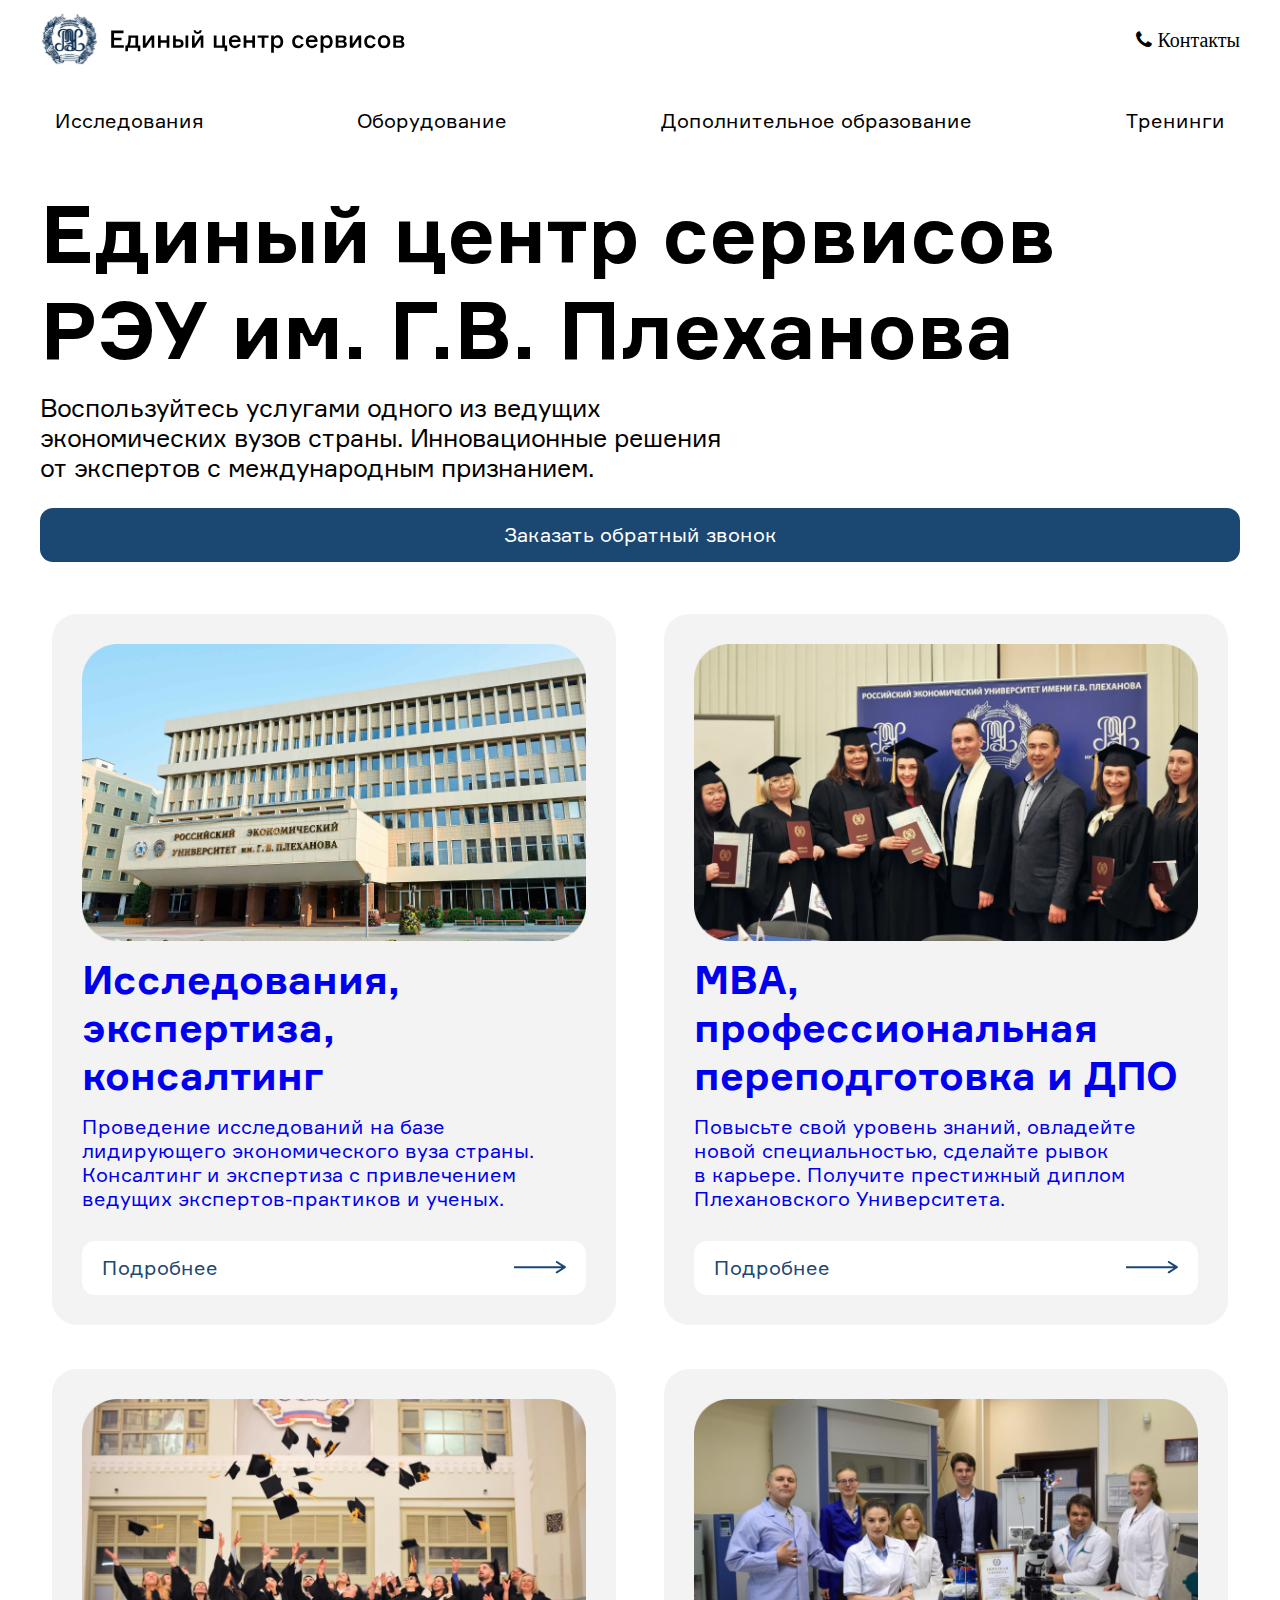
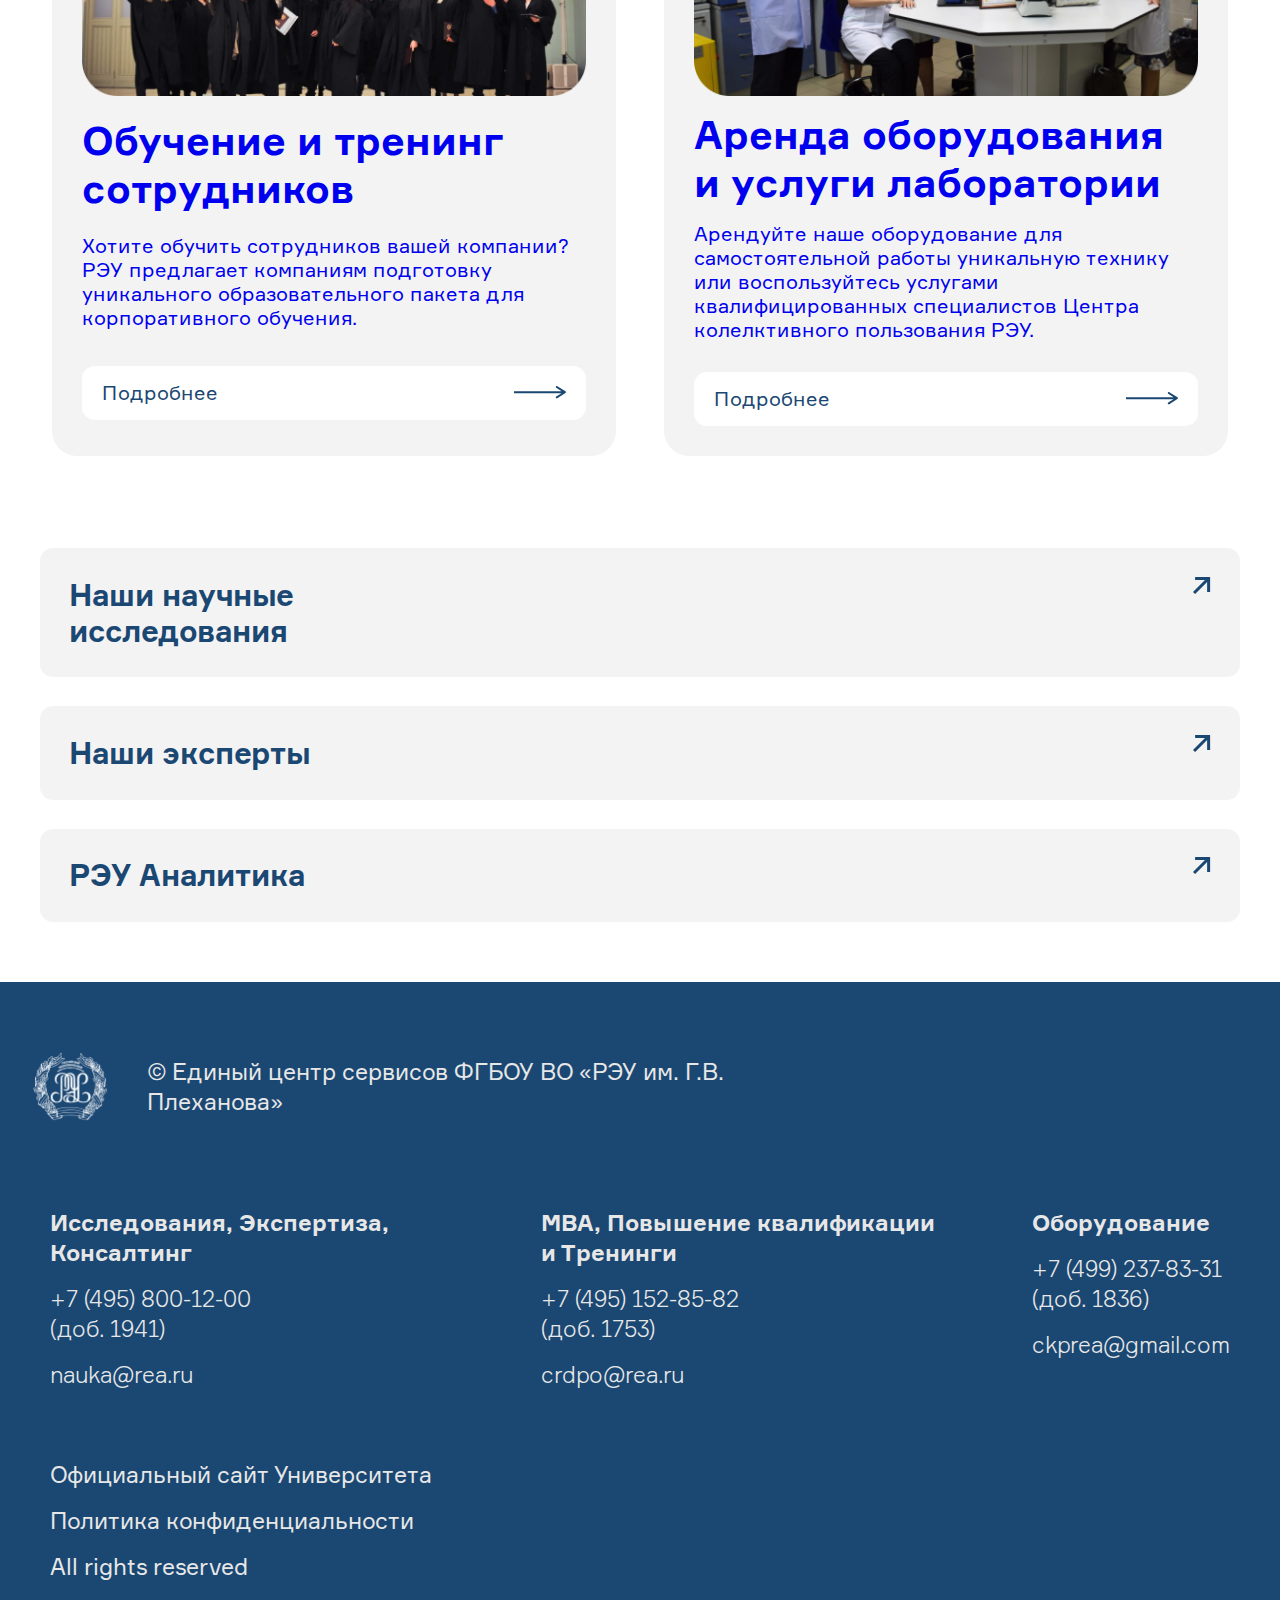
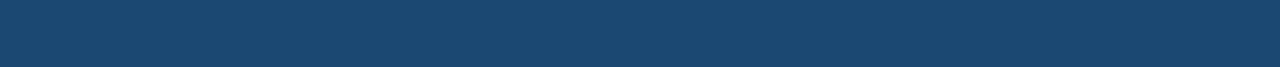
<file: index.html>
<!DOCTYPE html>
<html lang="ru" dir="ltr">
  <head>
    <meta charset="utf-8">
    <meta name="viewport" content="width=device-width, initial-scale=1">
    <title>Единый центр сервисов</title>
    <link rel="stylesheet" href="styles/style.css">
    <link rel="stylesheet" href="font-awesome-4.7.0/css/font-awesome.min.css">
  </head>
  <body>
    <header>
      <a href="index.html"><img src="img/logo.svg" alt="logo"></a>
      <a href="#footer"><i class="fa fa-phone" aria-hidden="true"> Контакты</i></a>
    </header>

    <nav>
      <ul>
        <li><a href="reserches.html">Исследования</a></li>
        <li><a href="equipment.html">Оборудование</a></li>
        <li><a href="dpo.html">Дополнительное образование</a></li>
        <li><a href="trenings.html">Тренинги</a></li>
      </ul>
    </nav>

    <section class="main-page-title">
      <h1>Единый центр сервисов РЭУ им. Г.В. Плеханова</h1>
      <p>Воспользуйтесь услугами одного из&nbsp;ведущих экономических вузов страны. Инновационные решения от&nbsp;экспертов с&nbsp;международным признанием.</p>
      <button class="button" type="button" name="button">Заказать обратный звонок</button>
    </section>

    <section class="carts">
      <a href="reserches.html">
        <div class="section-cart">
          <img src="img/university.png" alt="university">
          <h2>Исследования, экспертиза, консалтинг</h2>
          <p>Проведение исследований на&nbsp;базе лидирующего экономического вуза страны. Консалтинг и&nbsp;экспертиза с&nbsp;привлечением ведущих экспертов-практиков и&nbsp;ученых.</p>
          <button type="button" class="button flex" name="button">
            <span class="button-text">Подробнее</span>
            <span class="button-icon">
              <img src="img/button-icon.svg" alt="button-icon">
            </span>
          </button>
        </div>
      </a>

      <a href="dpo.html">
        <div class="section-cart">
          <img src="img/dpo.png" alt="dpo">
          <h2>МВА, профессиональная переподготовка и&nbsp;ДПО</h2>
          <p>Повысьте свой уровень знаний, овладейте новой специальностью, сделайте рывок в&nbsp;карьере. Получите престижный диплом Плехановского Университета.</p>
          <button class="button flex" type="button" name="button">
            <span class="button-text">Подробнее</span>
            <span class="button-icon">
              <img src="img/button-icon.svg" alt="button-icon">
            </span>
          </button>
        </div>
      </a>

      <a href="trenings.html">
        <div class="section-cart">
          <img src="img/trening.png" alt="trening">
          <h2>Обучение и&nbsp;тренинг сотрудников</h2>
          <p>Хотите обучить сотрудников вашей компании? РЭУ предлагает компаниям подготовку уникального образовательного пакета для корпоративного обучения.</p>
          <button class="button flex" type="button" name="button">
            <span class="button-text">Подробнее</span>
            <span class="button-icon">
              <img src="img/button-icon.svg" alt="button-icon">
            </span>
        </div>
      </a>

      <a href="equipment.html">
        <div class="section-cart">
          <img src="img/equip.png" alt="equip">
          <h2>Аренда оборудования и&nbsp;услуги лаборатории</h2>
          <p>Арендуйте наше оборудование для самостоятельной работы уникальную технику или воспользуйтесь услугами квалифицированных специалистов Центра колелктивного пользования РЭУ.</p>
          <button class="button flex" type="button" name="button">
            <span class="button-text">Подробнее</span>
            <span class="button-icon">
              <img src="img/button-icon.svg" alt="button-icon">
            </span>
          </button>
        </div>
      </a>

    </section>

      <section>
          <a href="https://www.rea.ru/ru/org/managements/orgnirupr/Pages/effectiveness_of_research.aspx">
            <div class="main-page action-container">
              <p>Наши научные исследования</p>
              <img src="img/link-arrow.svg" alt="link-arrow">
            </div>
          </a>

          <a href="https://www.rea.ru/ru/press/Pages/database-experts.aspx">
            <div class="main-page action-container">
              <p>Наши эксперты</p>
              <img src="img/link-arrow.svg" alt="link-arrow">
            </div>
          </a>

          <a href="https://analitica.rea.ru">
            <div class="main-page action-container">
              <p>РЭУ Аналитика</p>
              <img src="img/link-arrow.svg" alt="link-arrow">
            </div>
          </a>
      </section>

      <footer id="footer">
        <div class="white-logo">
          <img src="img/white-logo.png" alt="white-logo">
          <p>&copy;&nbsp;Единый центр сервисов ФГБОУ ВО&nbsp;&laquo;РЭУ им. Г.В. Плеханова&raquo;</p>
        </div>


        <div class="links">
          <div class="footer-link">
            <p>Исследования, Экспертиза, Консалтинг</p>
            <a href="tel:+7 (495) 800-12-00">+7 (495) 800-12-00<br>(доб. 1941)</a>
            <a href="mailto: nauka@rea.ru">nauka@rea.ru</a>
          </div>

          <div class="footer-link">
            <p>MBA, Повышение квалификации и Тренинги</p>
            <a href="tel:+7 (495) 152-85-82">+7 (495) 152-85-82<br>(доб. 1753)</a>
            <a href="mailto: crdpo@rea.ru">crdpo@rea.ru</a>
          </div>

          <div class="footer-link">
            <p>Оборудование</p>
            <a href="tel:+7 (499) 237-83-31">+7 (499) 237-83-31<br>(доб. 1836)</a>
            <a href="mailto: ckprea@gmail.com">ckprea@gmail.com</a>
          </div>
        </div>

        <div class="bottom">
          <p>
            <a href="https://www.rea.ru/">Официальный сайт Университета</a></p>
          <p>
            <a href="https://do.rea.ru/politika-konfidentsialnosti">Политика конфиденциальности</a>
          </p>
          <p>All rights reserved</p>
        </div>
      </footer>

    </section>
    <script src="script.js"></script>
  </body>
</html>
</file>
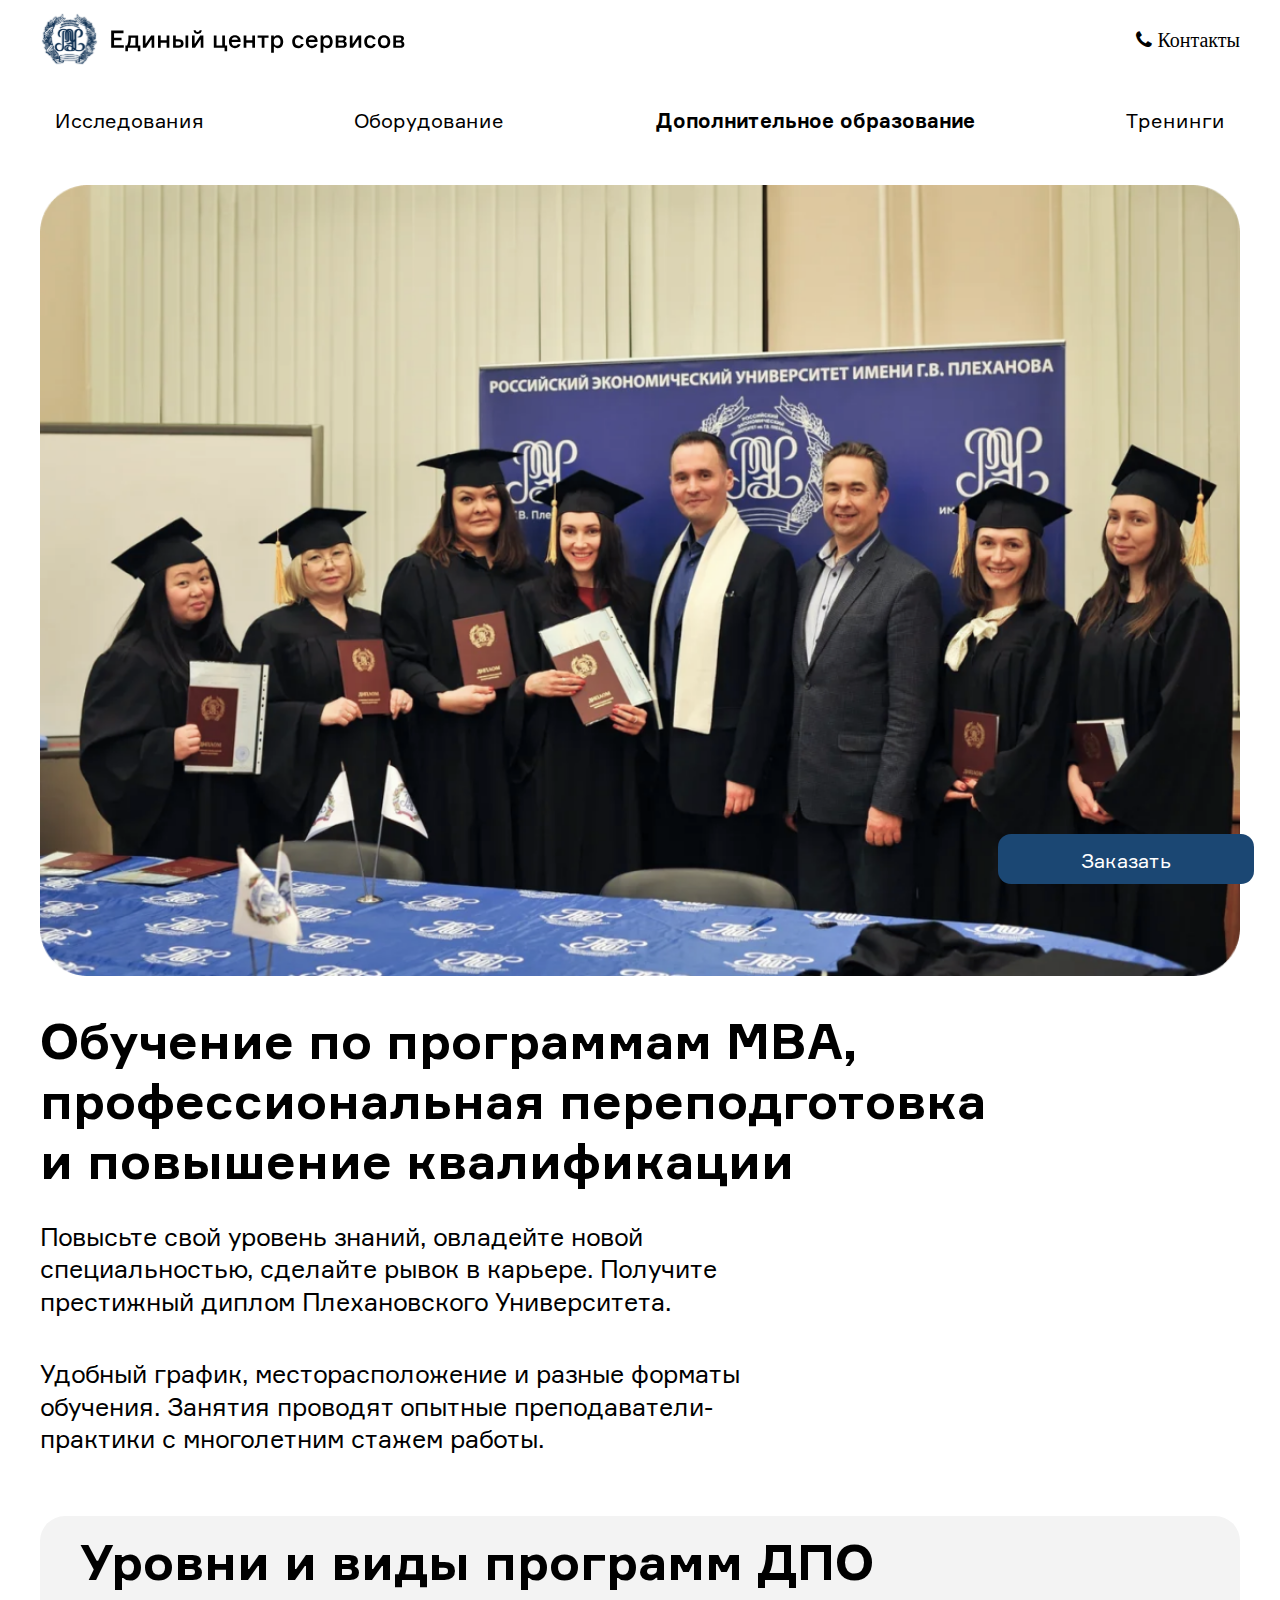
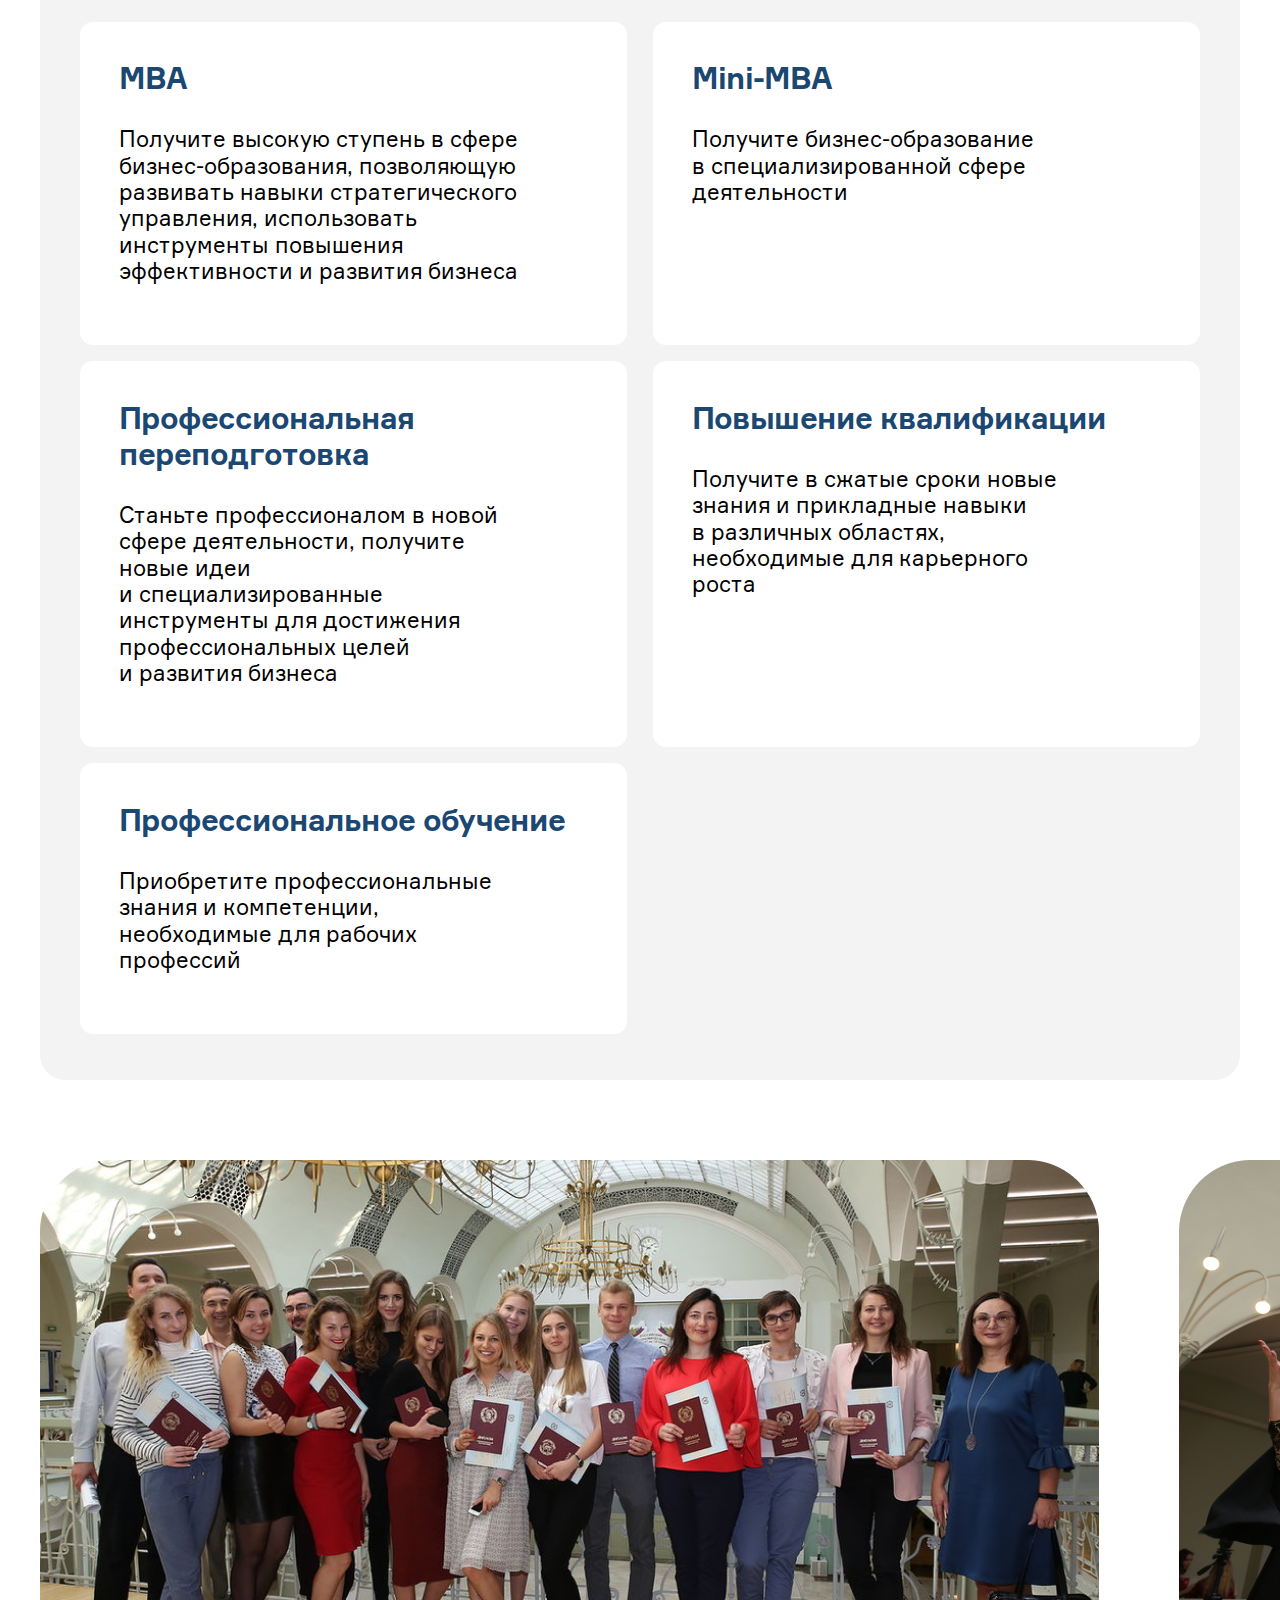
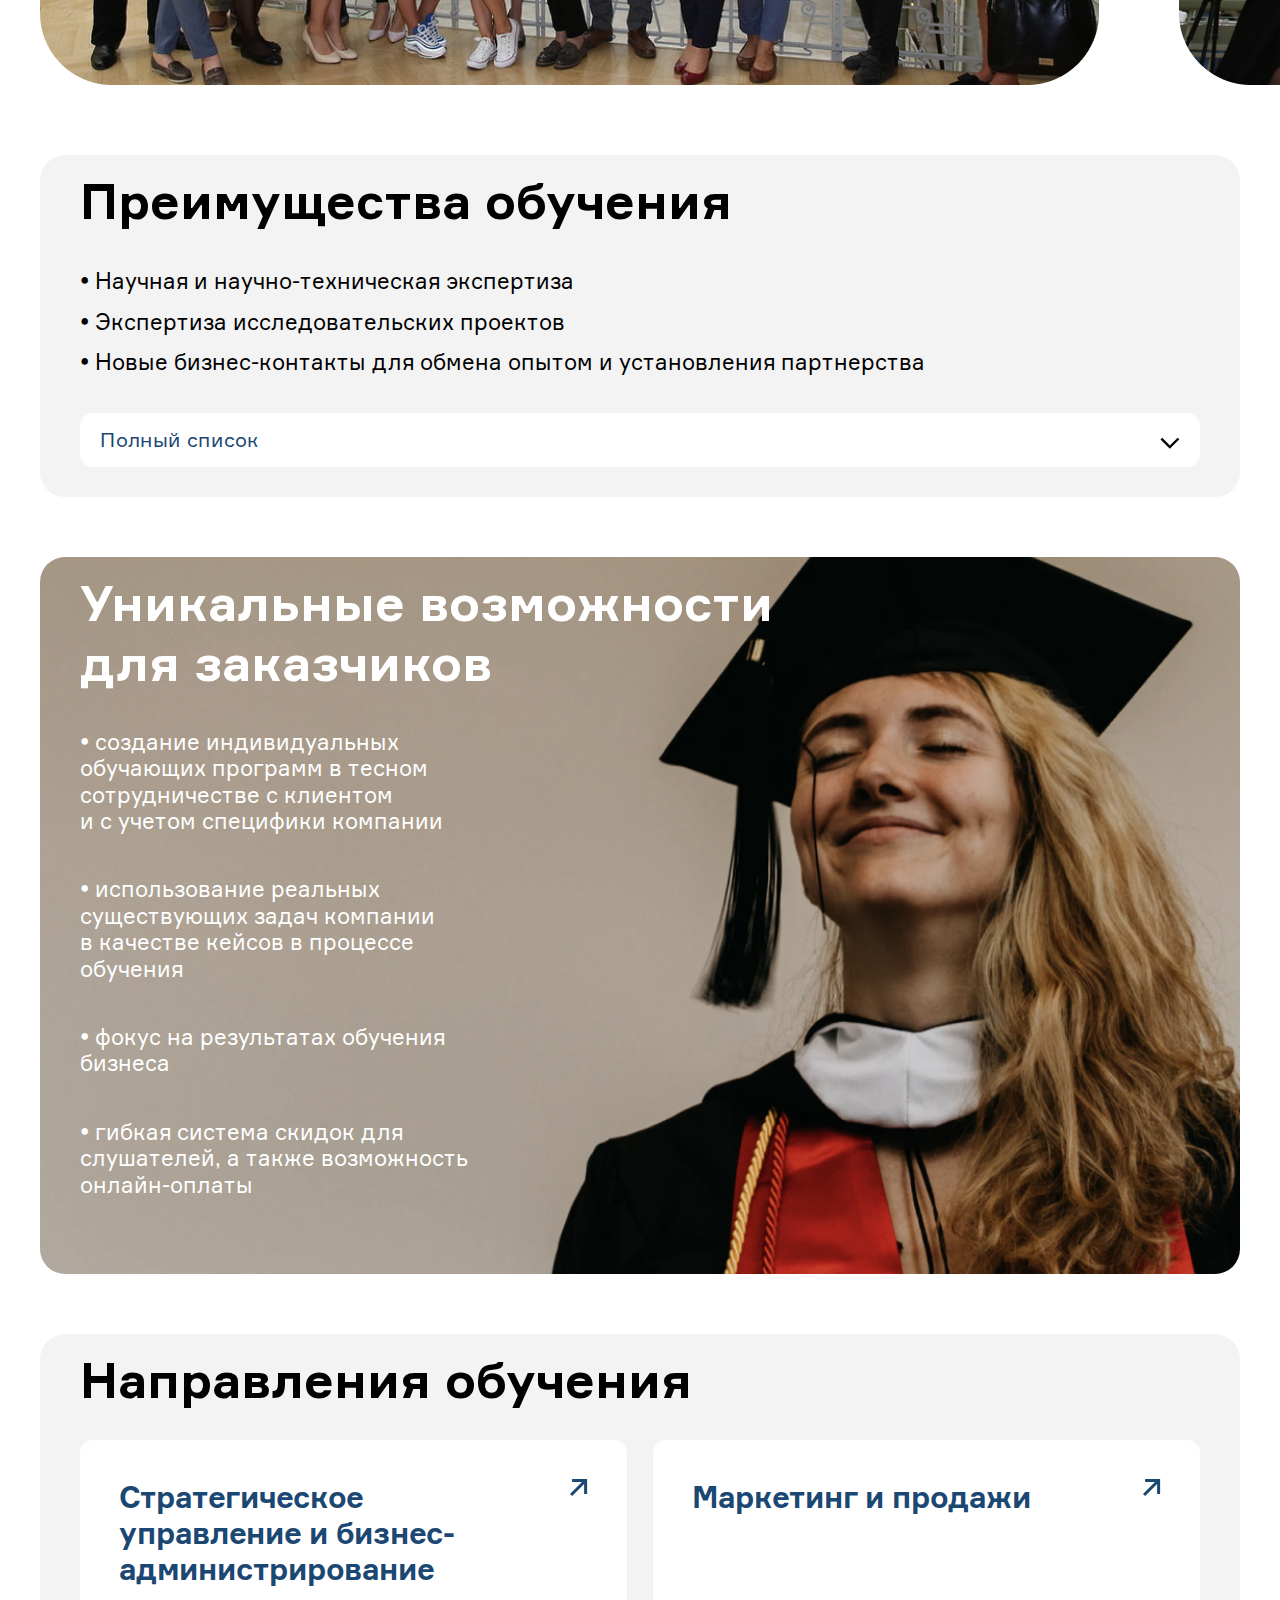
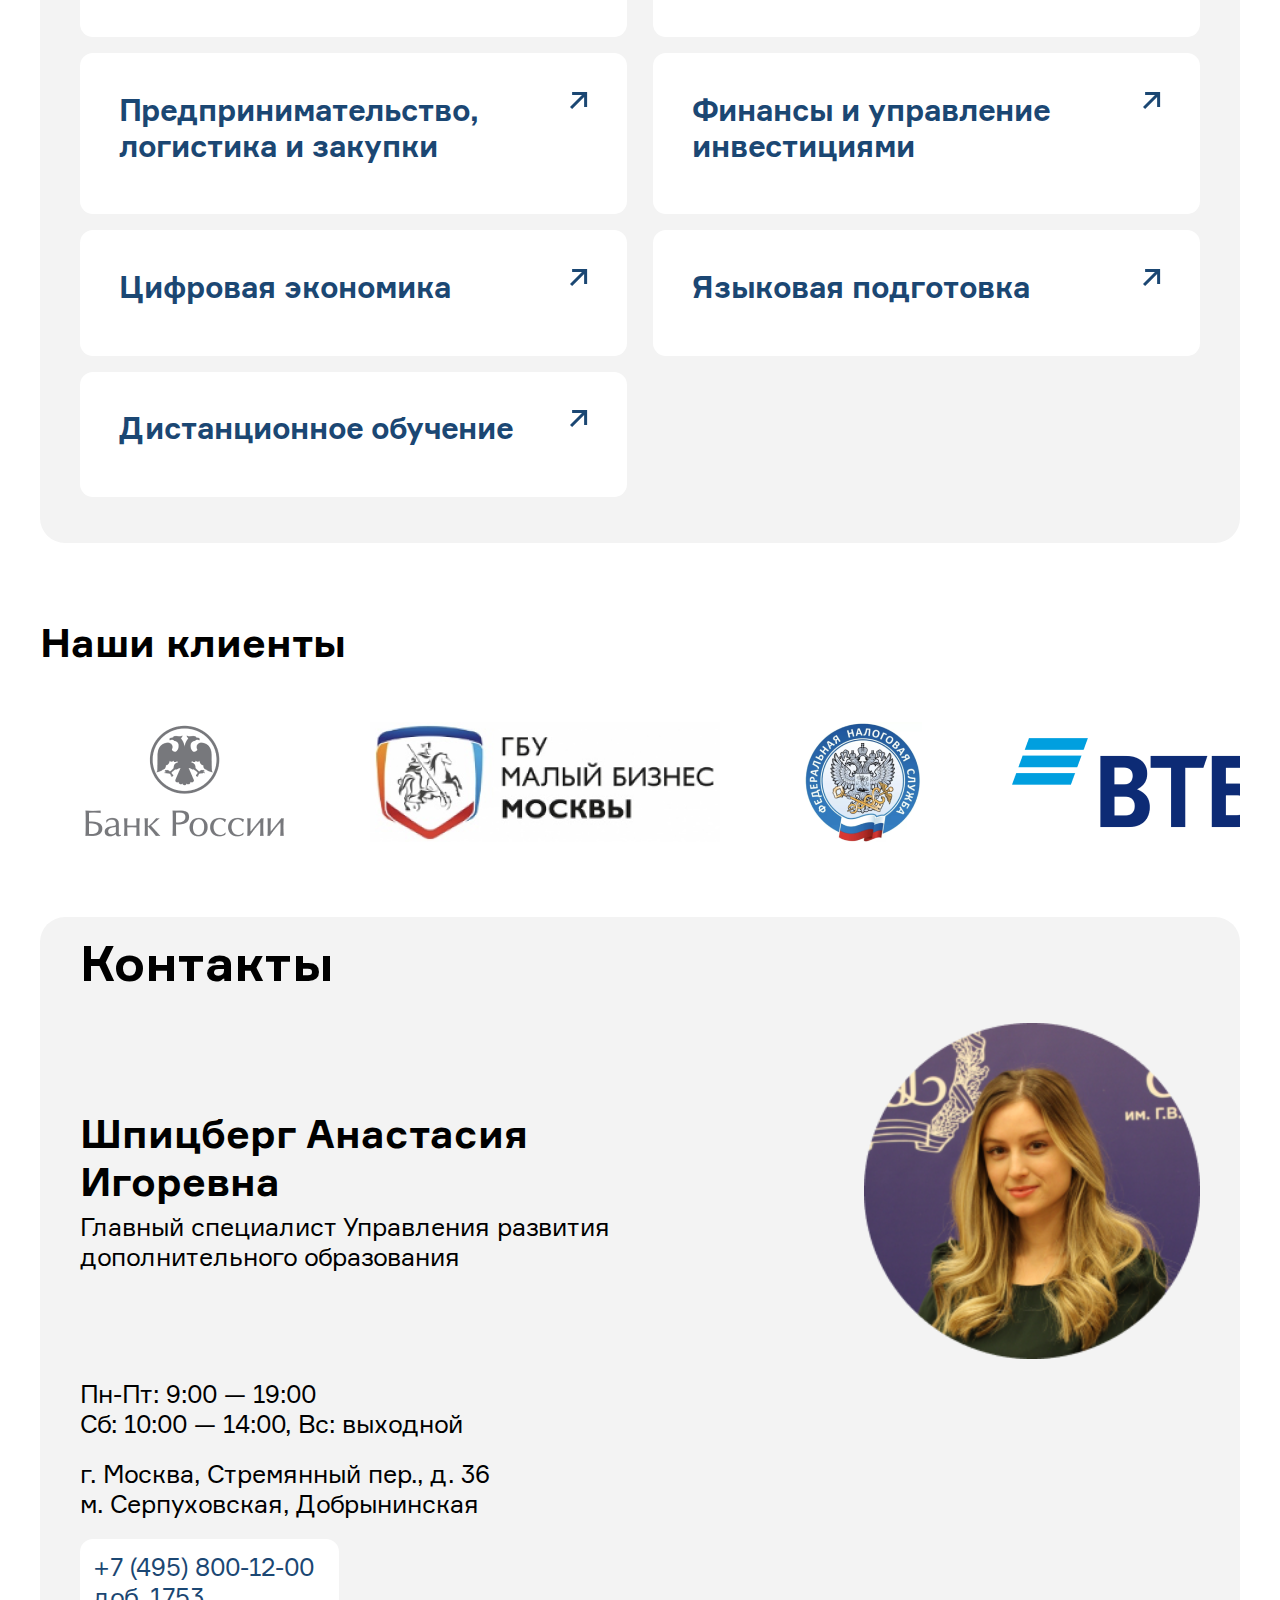
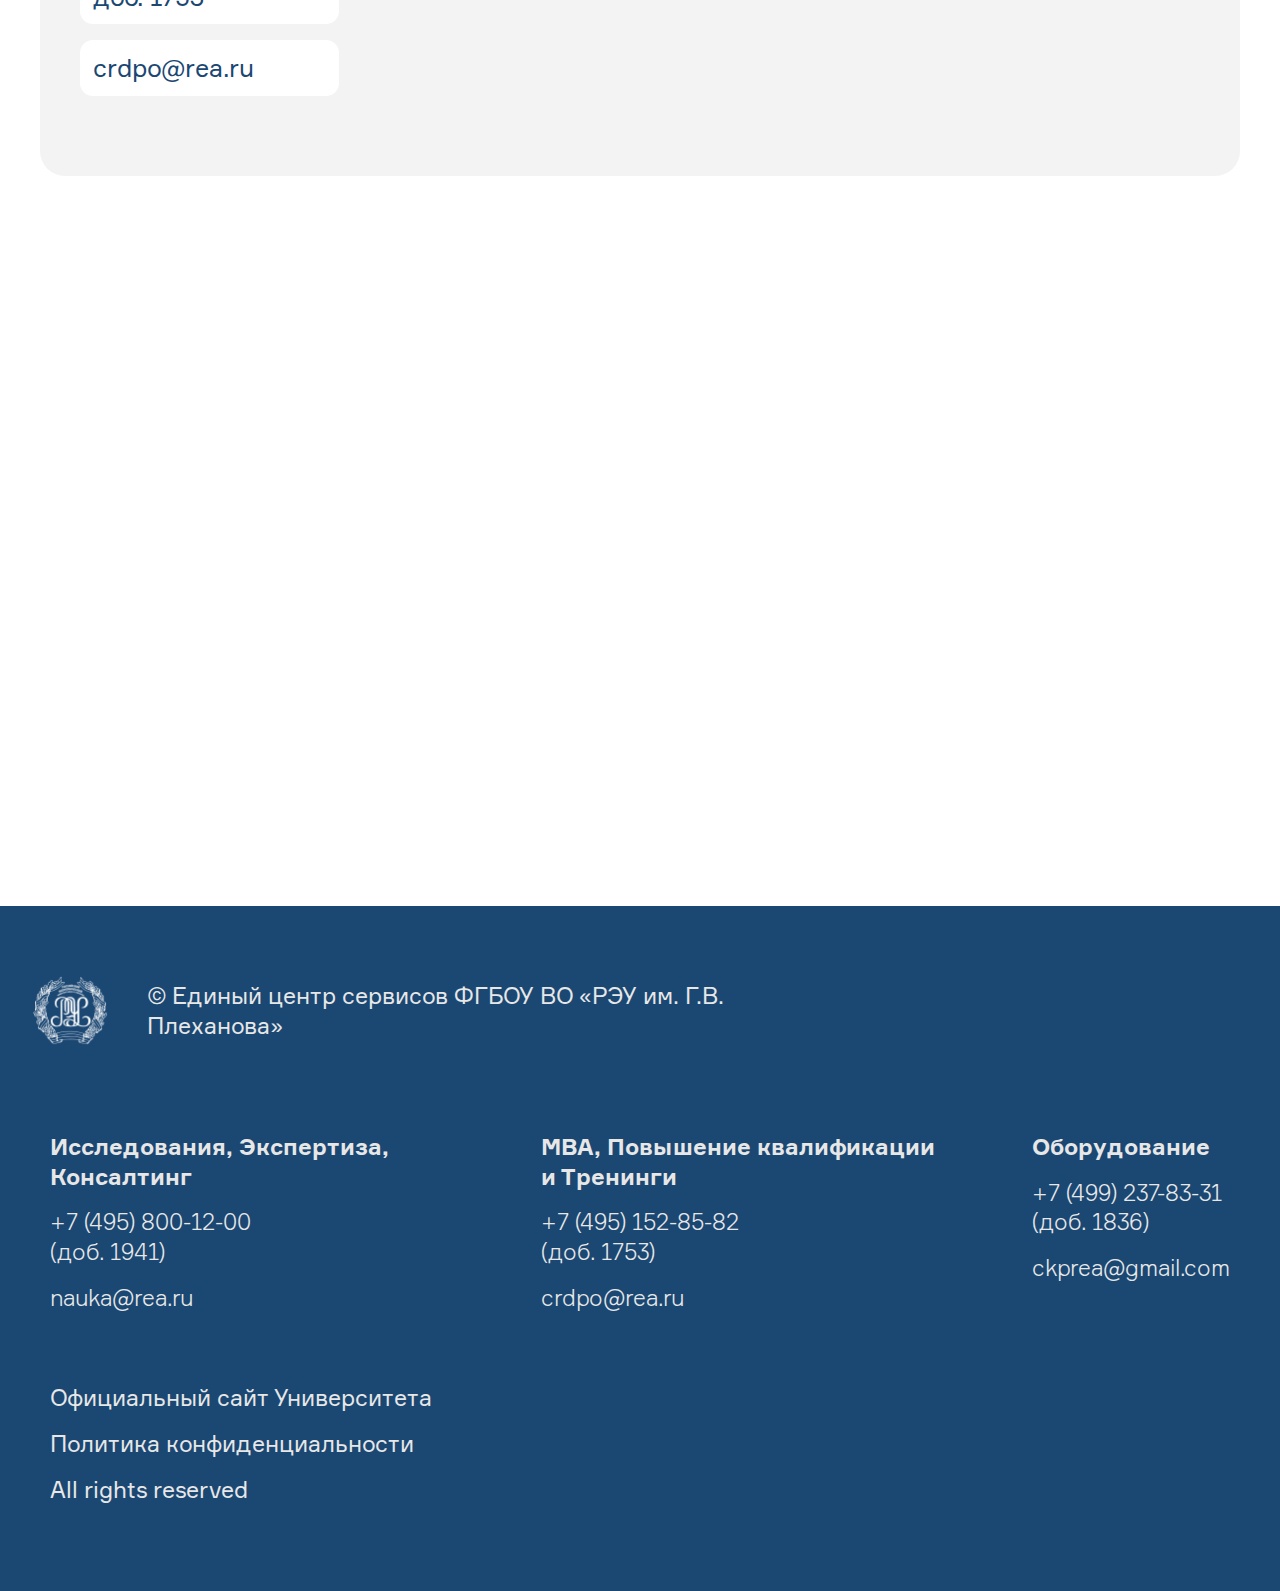
<file: dpo.html>
<!DOCTYPE html>
<html lang="ru" dir="ltr">
  <head>
    <meta charset="utf-8">
    <meta name="viewport" content="width=device-width, initial-scale=1">
    <title>Единый центр сервисов</title>
    <link rel="stylesheet" href="styles/style.css">
    <link rel="stylesheet" href="font-awesome-4.7.0/css/font-awesome.min.css">
  </head>
  <body>
    <header>
      <a href="index.html"><img src="img/logo.svg" alt="logo"></a>
      <a href="#footer"><i class="fa fa-phone" aria-hidden="true"> Контакты</i></a>
    </header>

    <nav>
      <ul>
        <li><a href="reserches.html">Исследования</a></li>
        <li><a href="equipment.html">Оборудование</a></li>
        <li class="selected"><a href="dpo.html">Дополнительное образование</a></li>
        <li><a href="trenings.html">Тренинги</a></li>
      </ul>
    </nav>

    <section class="main-title">
      <img src="img/dpo_page.png" alt="dpo_page">
      <h1>Обучение по&nbsp;программам МВА, профессиональная переподготовка и&nbsp;повышение квалификации</h1>
      <p>Повысьте свой уровень знаний, овладейте новой специальностью, сделайте рывок в&nbsp;карьере. Получите престижный диплом Плехановского Университета.</p>
      <p>Удобный график, месторасположение и&nbsp;разные форматы обучения. Занятия проводят опытные преподаватели-практики с&nbsp;многолетним стажем работы.</p>
    </section>

    <section class="action-section" >
      <h2>Уровни и виды программ ДПО </h2>
      <div class="action-flex-container">

        <a href="#no-cursor" class="background-gradient" id="no-cursor">
          <div class="action-container large">
              <div class="deep-link-text">
                <h3>MBA</h3>
                <p>Получите высокую ступень в&nbsp;сфере бизнес-образования, позволяющую развивать навыки стратегического управления, использовать инструменты повышения эффективности и&nbsp;развития бизнеса</p>
              </div>
            </div>
        </a>

          <a href="#no-cursor" class="background-gradient" id="no-cursor">
            <div class="action-container large">
              <div class="deep-link-text">
                <h3>Mini-MBA</h3>
                <p>Получите бизнес-образование в&nbsp;специализированной сфере деятельности</p>
              </div>
            </div>
          </a>

          <a href="#no-cursor" class="background-gradient" id="no-cursor">
            <div class="action-container large">
              <div class="deep-link-text">
                <h3>Профессиональная переподготовка</h3>
                <p>Станьте профессионалом в&nbsp;новой сфере деятельности, получите новые идеи и&nbsp;специализированные инструменты для достижения профессиональных целей и&nbsp;развития бизнеса</p>
              </div>
            </div>
          </a>

          <a href="#no-cursor" class="background-gradient" id="no-cursor">
            <div class="action-container large">
              <div class="deep-link-text">
                <h3>Повышение квалификации</h3>
                <p>Получите в&nbsp;сжатые сроки новые знания и&nbsp;прикладные навыки в&nbsp;различных областях, необходимые для карьерного роста</p>
              </div>
            </div>
          </a>

          <a href="#no-cursor" class="background-gradient" id="no-cursor">
            <div class="action-container large">
              <div class="deep-link-text">
                <h3>Профессиональное обучение</h3>
                <p>Приобретите профессиональные знания и&nbsp;компетенции, необходимые для рабочих профессий</p>
              </div>
            </div>
          </a>
      </div>
    </section>


    <section class="carusel">
      <img src="img/dpo/carusel_dpo_1.png" alt="carusel_dpo_1">
      <img src="img/dpo/carusel_dpo_2.png" alt="carusel_dpo_2">
      <img src="img/dpo/carusel_dpo_3.png" alt="carusel_dpo_3">
      <img src="img/dpo/carusel_dpo_4.png" alt="carusel_dpo_4">
      <img src="img/dpo/carusel_dpo_5.png" alt="carusel_dpo_5">
    </section>

    <section class="action-section">
      <h2>Преимущества обучения</h2>
      <ul class="hidden-list">
        <li>&bull; Научная и&nbsp;научно-техническая экспертиза</li>
        <li>&bull; Экспертиза исследовательских проектов</li>
        <li>&bull; Новые бизнес-контакты для обмена опытом и&nbsp;установления партнерства</li>
        <ul class="hidden-ul">
          <li>&bull; диплом/удостоверение престижного государственного экономического вуза России, а&nbsp;также сертификаты от&nbsp;специалистов отрасли</li>
          <li>&bull; небольшие группы позволяют проработать все вопросы слушателей и&nbsp;уделить внимание каждому</li>
          <li>&bull; удобное расположение и&nbsp;режим занятий: без отрыва от&nbsp;работы, в&nbsp;центре Москвы (рядом с&nbsp;метро Серпуховская и&nbsp;Павелецкая)</li>
        </ul>
      </ul>
      <button type="button" class="button flex" id="openListButton" name="button">
        <span class="button-text-list">Полный список</span>
        <span class="button-icon">
          <img src="img/chevron.svg" alt="button-icon">
        </span>
    </section>

    <section class="action-section banner dpo">
      <h2>Уникальные возможности<br>для заказчиков</h2>
      <ul class="banner-list">
        <li>&bull; создание индивидуальных обучающих программ в&nbsp;тесном сотрудничестве с&nbsp;клиентом и&nbsp;с&nbsp;учетом специфики компании</li>
        <li>&bull; использование реальных существующих задач компании в&nbsp;качестве кейсов в&nbsp;процессе обучения</li>
        <li>&bull; фокус на&nbsp;результатах обучения бизнеса</li>
        <li>&bull; гибкая система скидок для слушателей, а&nbsp;также возможность онлайн-оплаты</li>
      </ul>
    </section>
    <section class="action-section">
      <h2>Направления обучения </h2>

      <div class="action-flex-container">

        <a href="https://do.rea.ru/kursy/strategicheskoe-upravlenie-i-biznes-administrirovanie" class="background-gradient" >
        <div class="action-container">
          <p>Стратегическое управление и&nbsp;бизнес-администрирование</p>
          <img class="arrow" src="img/link-arrow.svg" alt="link-arrow" id="arrow">
        </div></a>

        <a href="https://do.rea.ru/kursy/marketing-i-prodazhi"class="background-gradient">
        <div class="action-container">
          <p>Маркетинг и&nbsp;продажи</p>
          <img src="img/link-arrow.svg" alt="link-arrow">
        </div></a>

        <a href="https://do.rea.ru/kursy/predprinimatelstvo-i-logistika" class="background-gradient">
        <div class="action-container">
          <p>Предпринимательство, логистика и&nbsp;закупки</p>
          <img src="img/link-arrow.svg" alt="link-arrow">
        </div></a>

        <a href="https://do.rea.ru/kursy/finansy-i-upravlenie-investitsiiami" class="background-gradient">
        <div class="action-container">
          <p>Финансы и&nbsp;управление инвестициями</p>
          <img src="img/link-arrow.svg" alt="link-arrow">
        </div></a>

        <a href="https://do.rea.ru/kursy/tsifrovaia-ekonomika" class="background-gradient">
        <div class="action-container">
          <p>Цифровая экономика</p>
          <img src="img/link-arrow.svg" alt="link-arrow">
        </div></a>

        <a href="https://do.rea.ru/kursy/iazykovaia-podgotovka" class="background-gradient">
        <div class="action-container" class="background-gradient">
          <p>Языковая подготовка</p>
          <img src="img/link-arrow.svg" alt="link-arrow">
        </div></a>

        <a href="https://do.rea.ru/distantsionnoe-obuchenie" class="background-gradient">
        <div class="action-container">
          <p>Дистанционное обучение</p>
          <img src="img/link-arrow.svg" alt="link-arrow">
        </div></a>
      </div>
    </section>

    <section class="carusel-section">
      <h2>Наши клиенты</h2>
      <div class="carusel">
        <img src="img/bank.png" alt="minpromtorg">
        <img src="img/gbu.png" alt="duma">
        <img src="img/nalog.png" alt="rosneft">
        <img src="img/vtb.png" alt="deptrans">
        <img src="img/gaz.png" alt="deptrans">
        <img src="img/minsport.png" alt="deptrans">
        <img src="img/gerb.png" alt="deptrans">
      </div>
    </section>

    <section class="action-section">
      <h2>Контакты</h2>
      <div class="person">
        <div class="person-name">
          <h3>Шпицберг Анастасия Игоревна</h3>
          <p>Главный специалист Управления развития дополнительного образования</p>
        </div>
        <img src="img/nastya.png" alt="nastya.png">
      </div>

      <div class="contacts">
        <ul>
          <li>Пн-Пт: 9:00&nbsp;&mdash; 19:00</li>
          <li>Сб: 10:00&nbsp;&mdash; 14:00, Вс: выходной</li>
        </ul>

        <ul>
          <li>г. Москва, Cтремянный пер., д.&nbsp;36</li>
          <li>м. Cерпуховская, Добрынинская</li>
        </ul>

        <ul>
          <li><a href="tel:+7 (495) 800-12-00">+7 (495) 800-12-00<br> доб.&nbsp;1753</a></li>
          <li><a href="mailto:crdpo@rea.ru">crdpo@rea.ru</a></li>
        </ul>
      </div>
    </section>

    <button class="button fixed" type="button" name="button">Заказать</button>

    <section>
    <div class="map" id="map"></div>
    </section>

    <footer id="footer">
      <div class="white-logo">
        <img src="img/white-logo.png" alt="white-logo">
        <p>&copy;&nbsp;Единый центр сервисов ФГБОУ ВО&nbsp;&laquo;РЭУ им. Г.В. Плеханова&raquo;</p>
      </div>

      <div class="links">
        <div class="footer-link">
          <p>Исследования, Экспертиза, Консалтинг</p>
          <a href="tel:+7 (495) 800-12-00">+7 (495) 800-12-00<br>(доб. 1941)</a>
          <a href="mailto: nauka@rea.ru">nauka@rea.ru</a>
        </div>

        <div class="footer-link">
          <p>MBA, Повышение квалификации и Тренинги</p>
          <a href="tel:+7 (495) 152-85-82">+7 (495) 152-85-82<br>(доб. 1753)</a>
          <a href="mailto: crdpo@rea.ru">crdpo@rea.ru</a>
        </div>

        <div class="footer-link">
          <p>Оборудование</p>
          <a href="tel:+7 (499) 237-83-31">+7 (499) 237-83-31<br>(доб. 1836)</a>
          <a href="mailto: ckprea@gmail.com">ckprea@gmail.com</a>
        </div>
      </div>

      <div class="bottom">
        <p>
          <a href="https://www.rea.ru/">Официальный сайт Университета</a></p>
        <p>
          <a href="https://do.rea.ru/politika-konfidentsialnosti">Политика конфиденциальности</a>
        </p>
        <p>All rights reserved</p>
      </div>
    </footer>

  <script src="https://api-maps.yandex.ru/2.1/?apikey=2aeaec80-8745-4a23-8b78-bc86cb120a29
    &lang=ru_RU" type="text/javascript">
  </script>
  <script src="https://ajax.googleapis.com/ajax/libs/jquery/3.5.1/jquery.min.js"></script>
  <script src="script.js"></script>
  </body>
</html>
</file>
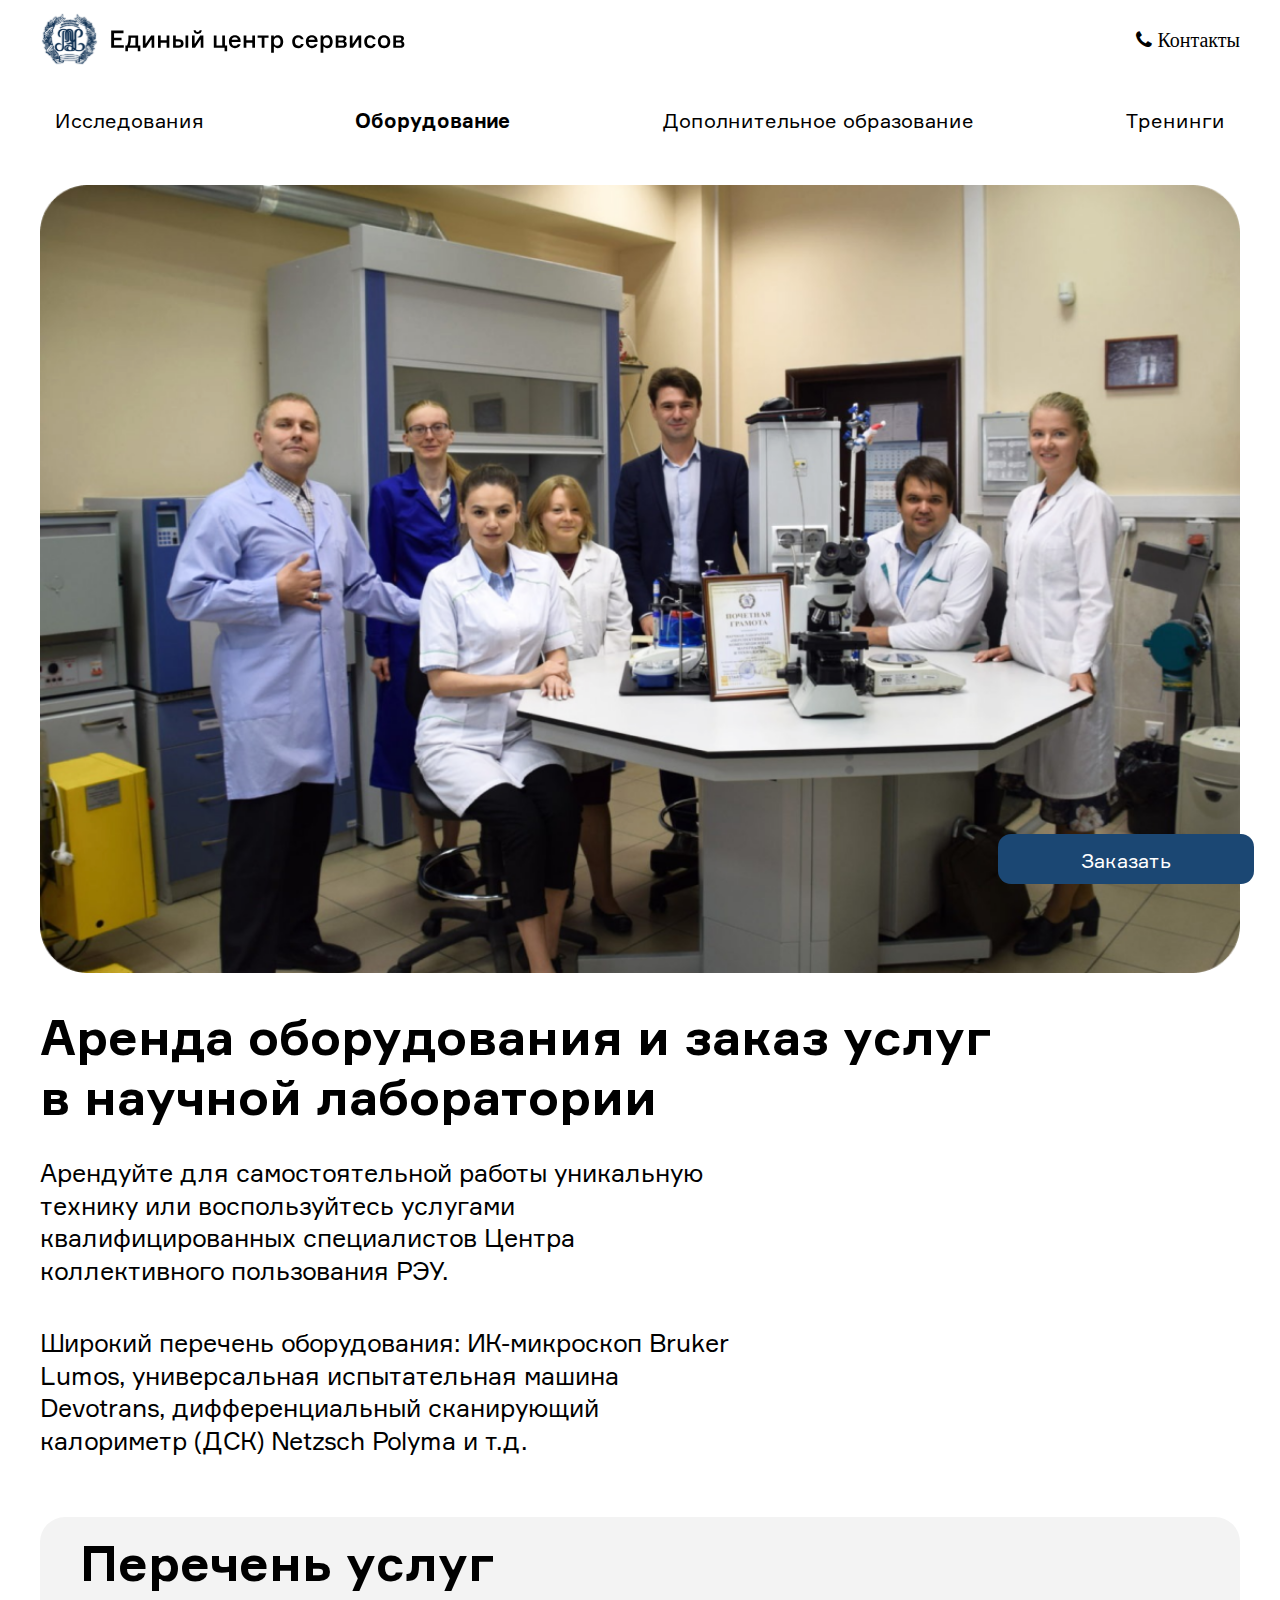
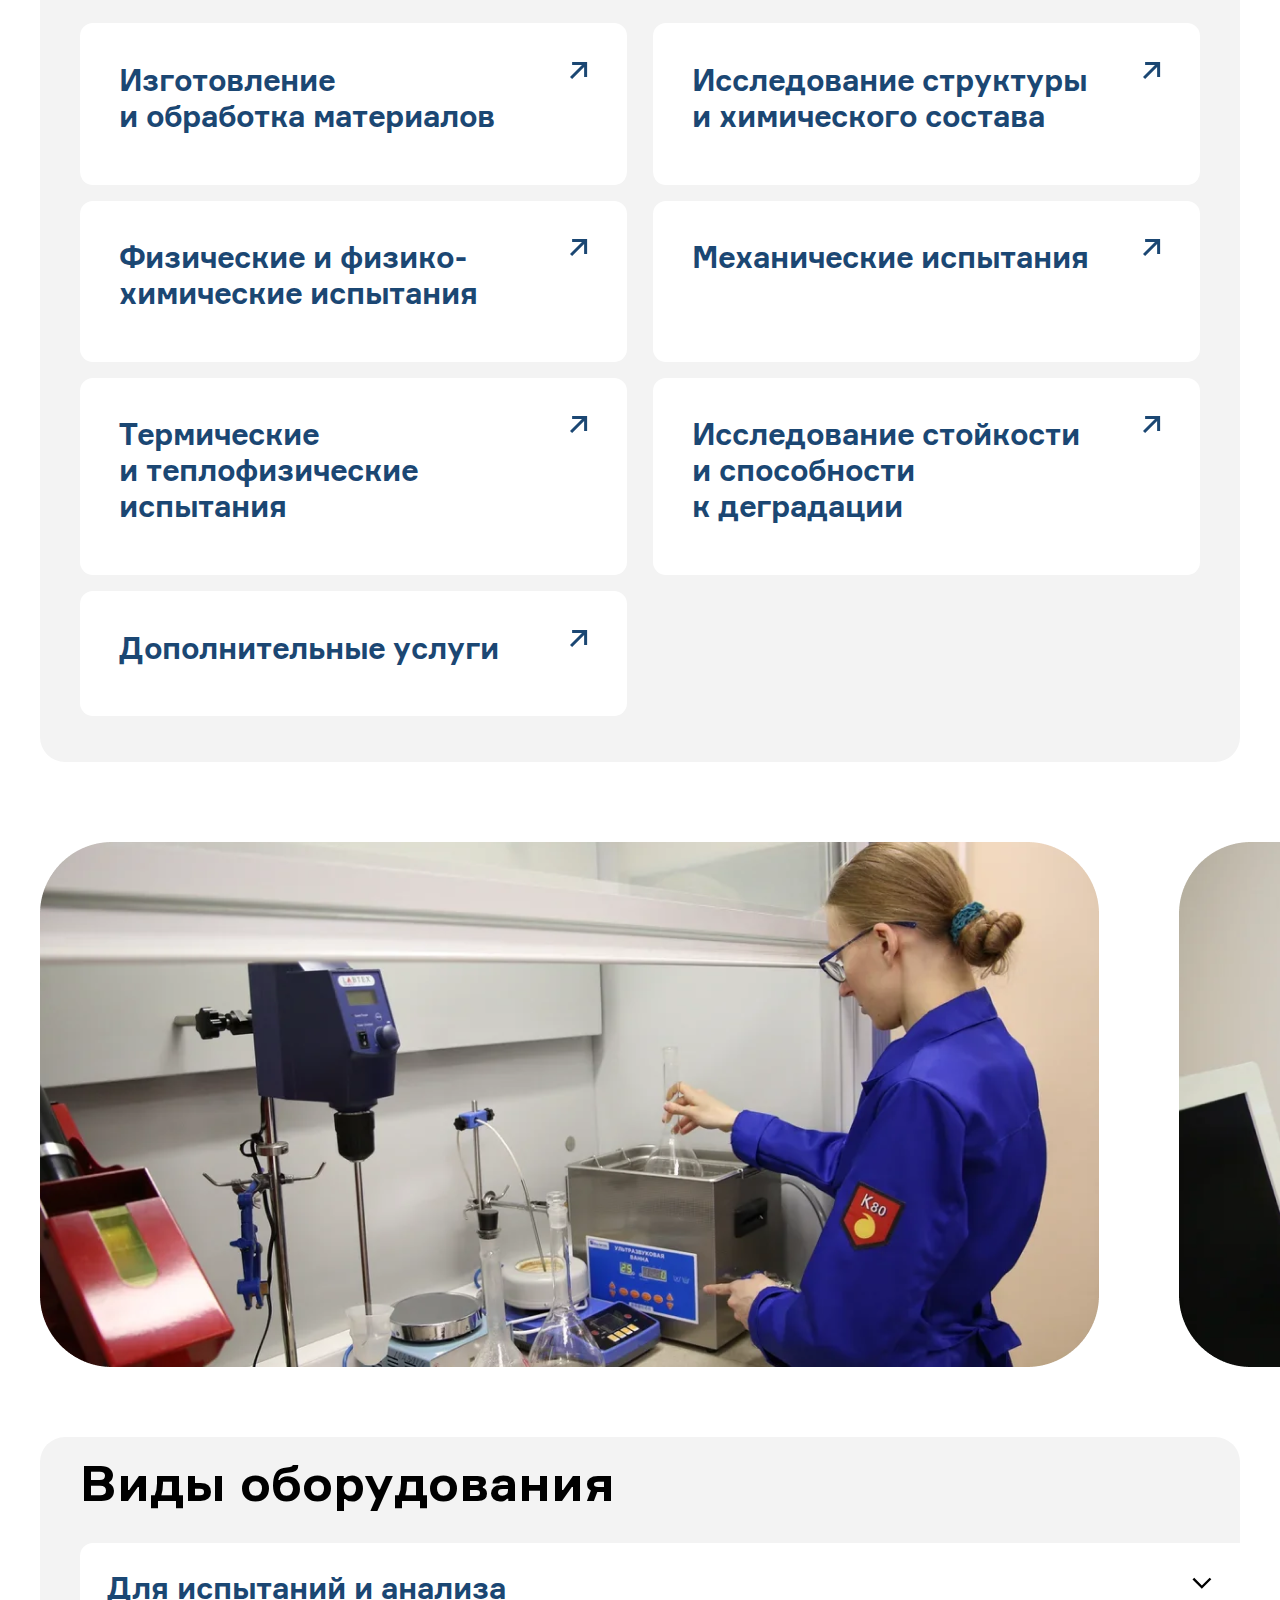
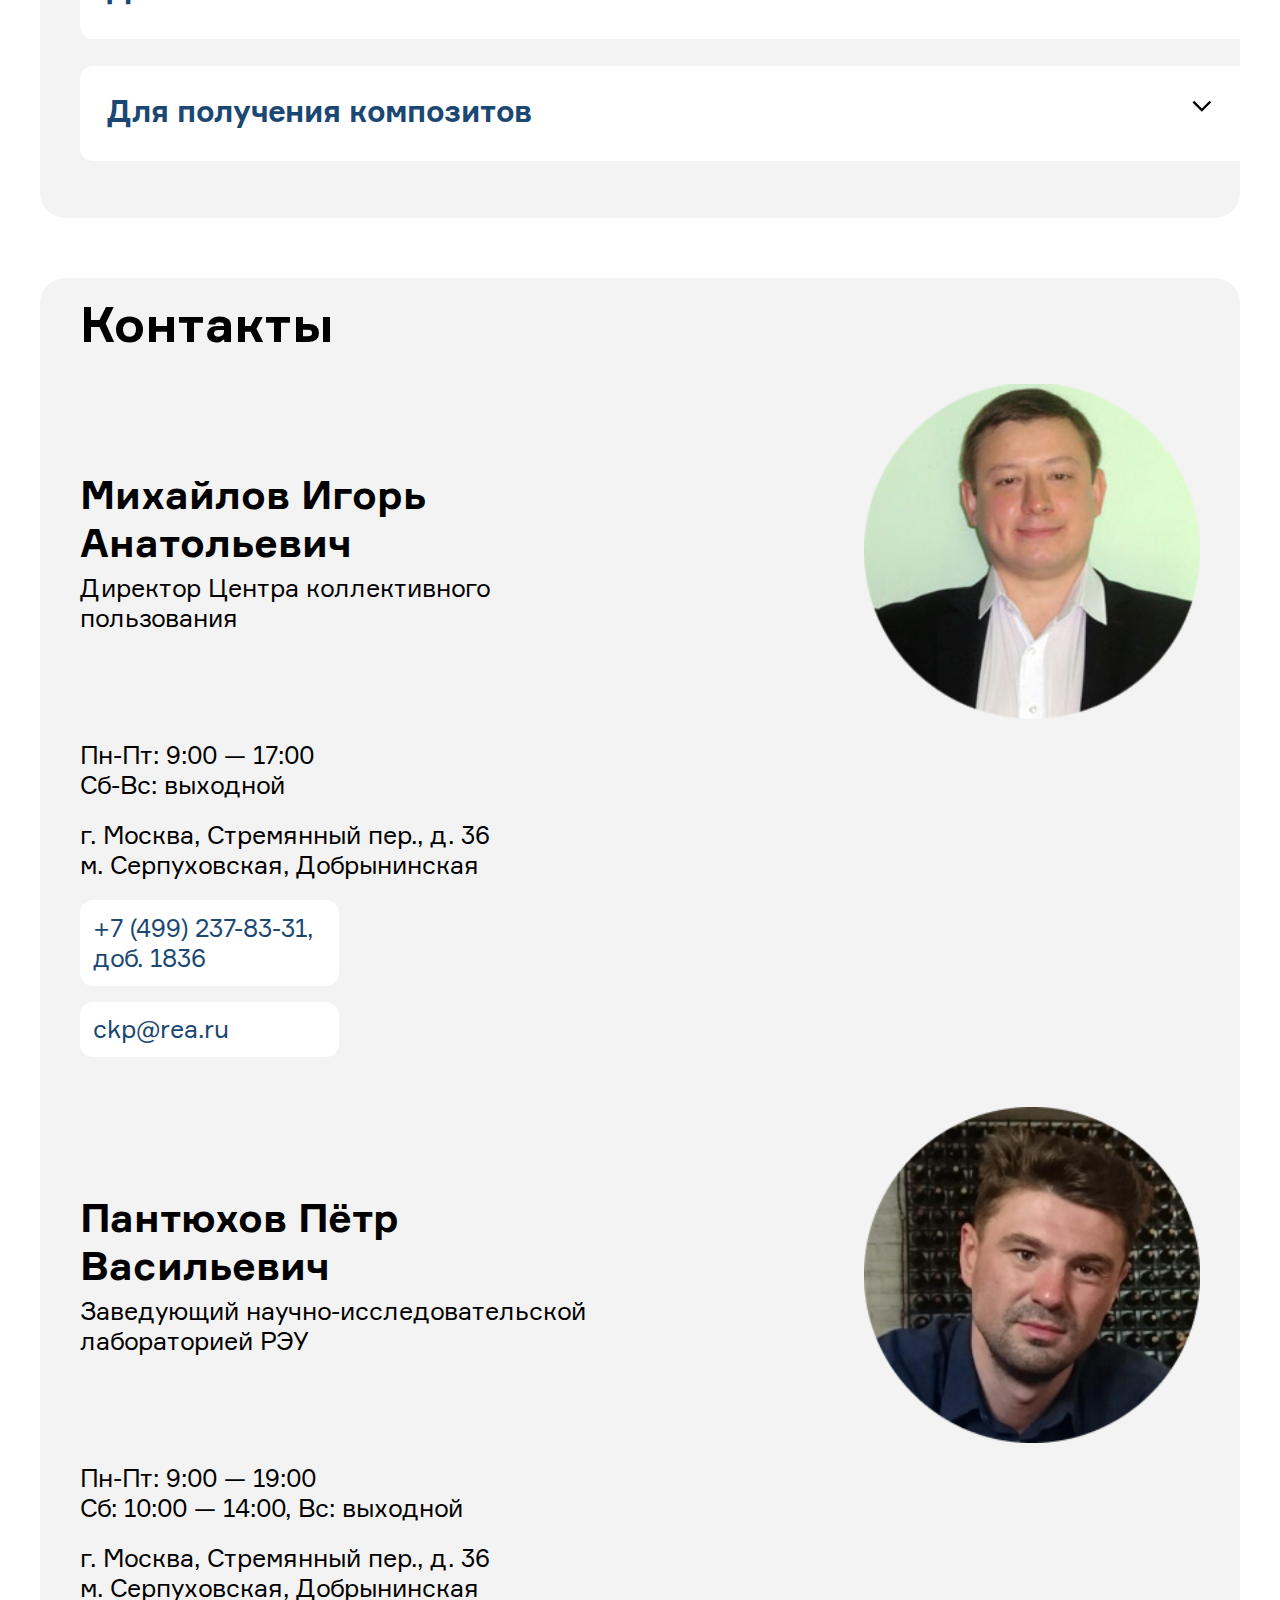
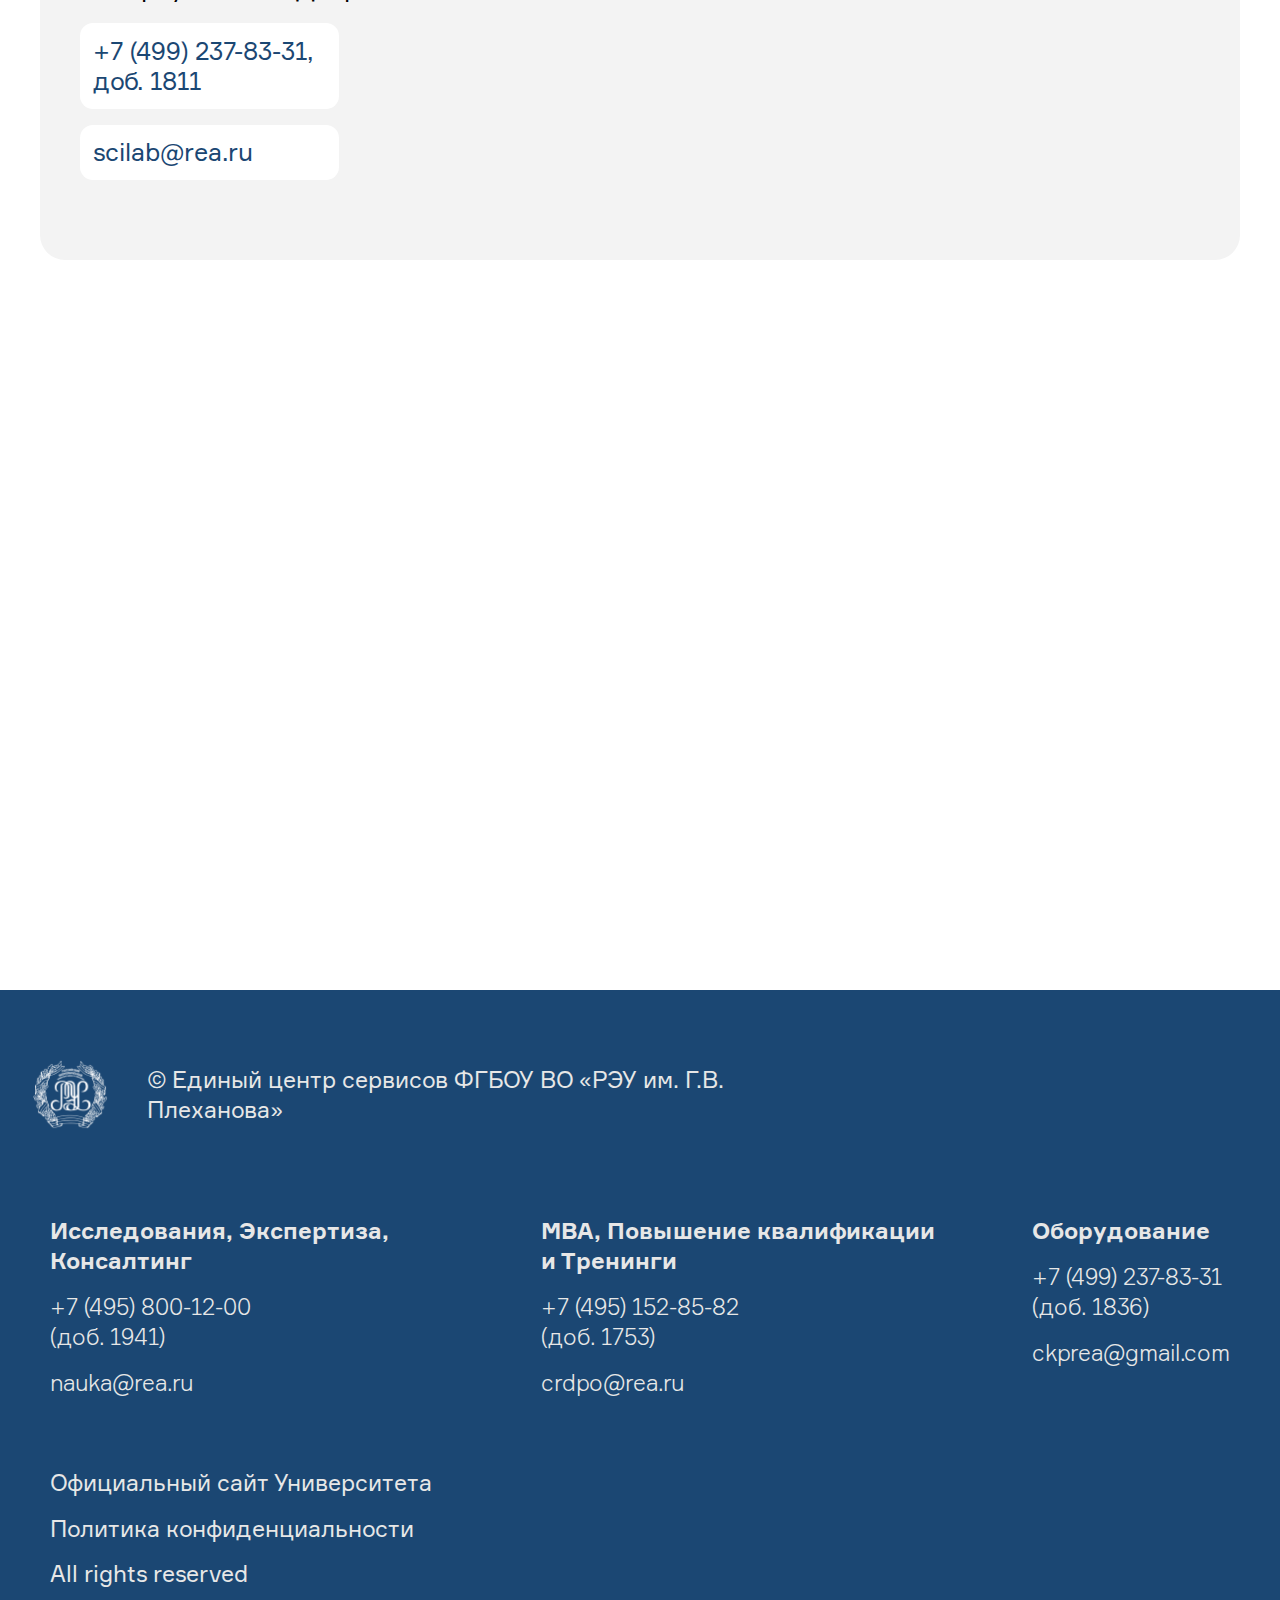
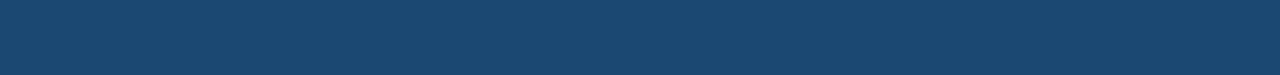
<file: equipment.html>
<!DOCTYPE html>
<html lang="ru" dir="ltr">
  <head>
    <meta charset="utf-8">
    <meta name="viewport" content="width=device-width, initial-scale=1">
    <title>Единый центр сервисов</title>
    <link rel="stylesheet" href="styles/style.css">
    <link rel="stylesheet" href="font-awesome-4.7.0/css/font-awesome.min.css">
  </head>
  <body>

    <header>
      <a href="index.html"><img src="img/logo.svg" alt="logo"></a>
      <a href="#footer"><i class="fa fa-phone" aria-hidden="true"> Контакты</i></a>
    </header>

    <nav>
      <ul>
        <li><a href="reserches.html">Исследования</a></li>
        <li class="selected" ><a href="equipment.html">Оборудование</a></li>
        <li><a href="dpo.html">Дополнительное образование</a></li>
        <li><a href="trenings.html">Тренинги</a></li>
      </ul>
    </nav>

    <section class="main-title">
      <img src="img/lab.png" alt="lab">
      <h1>Аренда оборудования и&nbsp;заказ услуг в&nbsp;научной лаборатории</h1>
      <p>Арендуйте для самостоятельной работы уникальную технику или воспользуйтесь услугами квалифицированных специалистов Центра коллективного пользования РЭУ.</p>
      <p>Широкий перечень оборудования: ИК-микроскоп Bruker Lumos, универсальная испытательная машина Devotrans, дифференциальный сканирующий калориметр (ДСК) Netzsch Polyma и&nbsp;т.д.</p>
    </section>

    <section class="action-section">
      <h2>Перечень услуг </h2>
      <div class="action-flex-container">
        <a href="https://plastlab.org/services/#matherials" class="background-gradient">
          <div class="action-container">
            <p>Изготовление и&nbsp;обработка материалов</p>
            <img src="img/link-arrow.svg" alt="link-arrow">
          </div>
        </a>

        <a href="https://plastlab.org/services/#structure" class="background-gradient">
          <div class="action-container">
            <p>Исследование структуры и химического состава</p>
            <img src="img/link-arrow.svg" alt="link-arrow">
          </div>
        </a>

        <a href="https://plastlab.org/services/#physics-chemistry" class="background-gradient">
          <div class="action-container">
            <p>Физические и&nbsp;физико-химические испытания</p>
            <img src="img/link-arrow.svg" alt="link-arrow">
          </div>
        </a>

        <a href="https://plastlab.org/services/#mechanica" class="background-gradient">
          <div class="action-container">
            <p>Механические испытания</p>
            <img src="img/link-arrow.svg" alt="link-arrow">
          </div>
        </a>

        <a href="https://plastlab.org/services/#thermo"class="background-gradient">
          <div class="action-container">
            <p>Термические и&nbsp;теплофизические испытания</p>
            <img src="img/link-arrow.svg" alt="link-arrow">
          </div>
        </a>

        <a href="https://plastlab.org/services/#degradation" class="background-gradient">
          <div class="action-container">
            <p>Исследование стойкости и&nbsp;способности к&nbsp;деградации</p>
            <img src="img/link-arrow.svg" alt="link-arrow">
          </div>
        </a>

        <a href="#" class="background-gradient">
          <div class="action-container">
            <p>Дополнительные услуги</p>
            <img src="img/link-arrow.svg" alt="link-arrow">
          </div>
        </a>
      </div>
    </section>

    <section class="carusel">
      <img src="img/equipment/carusel_equip_1.png" alt="carusel_equip_1">
      <img src="img/equipment/carusel_equip_2.png" alt="carusel_equip_2">
      <img src="img/equipment/carusel_equip_3.png" alt="carusel_equip_3">
      <img src="img/equipment/carusel_equip_4.png" alt="carusel_equip_4">
      <img src="img/equipment/carusel_equip_5.png" alt="carusel_equip_5">
      <img src="img/equipment/carusel_equip_6.png" alt="carusel_equip_6">
    </section>

    <section class="action-section">
      <h2>Виды оборудования</h2>
        <div class="action-container dropdown" id="onClickFirst">
          <div class="deep-link-text">
            <h3>Для испытаний и анализа</h3>
            <div class="dropdown-par" id="dropdown-par-first">
              <p>Подготовка Компонентов</p>
              <ul>
                <li>&bull; Роторная ножевая мельница РМ&nbsp;120 Вибротехник (Россия)</li>
                <li>&bull; Шаровая мельница BML-2&nbsp;DAIHAN Scientific, фарфоровые шары (Южная Корея)</li>
                <li>&bull; Механическая ступка с&nbsp;электроприводом Powteq MG-200 (КНР)</li>
                <li>&bull; Верхнеприводная погружная мешалка&nbsp;/ магнитная мешалка LABТЕХ OS-20LT (Россия)</li>
                <li>&bull; Высокоскоростной диспергатор IKA T18 digital ULTRA TURRAX (КНР)</li>
                <li>&bull; Ультразвуковая ванна Вилитек VBS-10DS двухчастотная 25&nbsp;и&nbsp;40&nbsp;кГц, с&nbsp;функцией дегазации (Россия)</li>
                <li>&bull; Центрифуга EVA 200 Hettich (Германия)</li>
                <li>&bull; Сушильный шкаф LOIP LF-120/300-VS2 (Россия)</li>
              </ul>
              <p>Подготовка Компонентов</p>
              <ul>
                <li>&bull; Двухшнековый лабораторный смесительный экструдер EXL-18DF, dшн = 18&nbsp;мм (КНР)</li>
                <li>&bull; Лабораторные смесительные вальцы UBL-6175-BL (КНР)</li>
                <li>&bull; Двухроторный лабораторный смеситель Брабердер Plasticorder, смешение в&nbsp;инертной и&nbsp;кислородной атмосфере (Германия)</li>
                <li>&bull; Одношнековый лабораторный экструдер Brabender Plasticorder (Германия)</li>
                <li>&bull; Лабораторный гидравлический ручной пресс с&nbsp;нагревом РПА-12 Биолент (Россия)</li>
                <li>&bull; Лабораторная однокапиллярная установка для электроформования из&nbsp;раствора ЭФВ-1 (Россия)</li>
                <li>&bull; Экструдер для производства филамента Noztek Pro (Великобритания)</li>
                <li>&bull; 3D-сканер Shining 3D&nbsp;Einscan-SE (КНР)</li>
                <li>&bull; 3D-принтер Picaso 3D&nbsp;Designer X&nbsp;Pro (Россия)</li>
              </ul>
            </div>
          </div>
          <img src="img/chevron.svg" alt="chevron">
        </div>

          <div class="action-container dropdown" id="onClickSecond">
            <div class="deep-link-text">
              <h3>Для получения композитов</h3>
              <div class="dropdown-par" id="dropdown-par-second">
                <p>Структура И&nbsp;химический Состав</p>
                <ul>
                  <li>&bull; Оптический микроскоп Axio Imager.Z2m, Carl Zeiss с&nbsp;ПО&nbsp;Axio Vision: в&nbsp;проходящем и&nbsp;отраженном свете (Германия)</li>
                  <li>&bull; Оптический микроскоп Micromed Polar&nbsp;3 ToupCam 5.1&nbsp;MP: проходящий, отраженный, поляризованный свет (Россия)</li>
                  <li>&bull; Световой микроскоп Axio Lab.A1 (Германия)</li>
                  <li>&bull; ИК-Фурье спектрометр Spectrum 100 Perkin Elmer: НПВО, кристалл селенид цинка (Великобритания)</li>
                  <li>&bull; ИК-Фурье микроскоп LUMOS Bruker: макромодуль, НПВО, картирование (Германия)</li>
                  <li>&bull; Спектрофотометр UNICO 2800 Unico Sys, пропускание (США)</li>
                  <li>&bull; Комплект для автоматического титрования ТИТРИОН Эконикс Эксперт (Россия)</li>
                </ul>
                <p>Физические И&nbsp;химические Свойства</p>
                <ul>
                  <li>&bull; Аналитические весы с&nbsp;приставкой для гидростатического взвешивания AND GR-200 (Япония)</li>
                  <li>&bull; Капиллярный вискозиметр ИИРТ-5М Метротекс (Россия)</li>
                  <li>&bull; Ротационный вискозиметр раствора Брукфильда DV2T Brookfield, диапазон температур: +23оС до&nbsp;+100оС (США)</li>
                  <li>&bull; Влагомер AGS 100&nbsp;AXIS (Польша)</li>
                  <li>&bull; Ситовой анализатор на&nbsp;основе вибропривода Matest A059-02KIT (Италия)</li>
                  <li>&bull; Тестер скорости паропередачи Labthink W3/031 (КНР)</li>

                  <p>Механические Свойства</p>
                  <ul>
                    <li>&bull; Универсальная испытательная машина GP&nbsp;UG&nbsp;5&nbsp;DLC-0,5&nbsp;DVT DEVOTRANS (Турция)</li>
                    <li>&bull; Пневматический вырубной пресс GT-7016-AR GOTECH testing Machines Inc. (Тайвань)</li>

                  <p>Теплофизические Свойства</p>
                  <ul>
                    <li>&bull; Муфельная печь ЭКПС-10/1300 (Россия)</li>
                    <li>&bull; Прибор синхронного термического анализа ​Mettler Toledo TGA/DSC3+ (Швейцария)</li>
                    <li>&bull; Дифференциальный сканирующий калориметр теплового потока DSC 214 Polyma NETZSCH-Ger&auml;tebau: алюминиевые тигли, рабочий диапазон &minus;60...+250оС (Германия)</li>

                  <p>Изучение Стойкости И&nbsp;способности К&nbsp;деградации</p>
                  <ul>
                    <li>&bull; Манометрическая установка с&nbsp;поглощением летучих продуктов окисления твердым КОН</li>
                    <li>&bull; Везерометр SUNTEST CPS Atlas (США)</li>
                    <li>&bull; Климатическая камера Atlas MTS UV-Test (США)</li>
                    <li>&bull; Озонатор ОГВК-01С (Россия)</li>
                    <li>&bull; Микробиологическая установка ускоренного определения биодеградации материалов (модифицированный метод Штурма)</li>
                </ul>
              </div>
            </div>
            <img src="img/chevron.svg" alt="chevron">
          </div>
    </section>

    <section class="action-section">
      <h2>Контакты</h2>
      <div class="person">
        <div class="person-name">
          <h3>Михайлов Игорь Анатольевич</h3>
          <p>Директор Центра коллективного пользования</p>
          </div>
        <img src="img/equipment/ckp_director.png" alt="petr.png">
      </div>

      <div class="contacts">
        <ul>
          <li>Пн-Пт: 9:00&nbsp;&mdash; 17:00</li>
          <li>Сб-Вс: выходной</li>
        </ul>

        <ul>
          <li>г. Москва, Cтремянный пер., д.&nbsp;36</li>
          <li>м. Cерпуховская, Добрынинская</li>
        </ul>

        <ul>
          <li><a href="tel:+7 (499) 237-83-31">+7 (499) 237-83-31, доб.&nbsp;1836</a></li>
          <li><a href="mailto:ckb@rea.ru">ckp@rea.ru</a></li>
        </ul>
      </div>

      <div class="person">
        <div class="person-name">
          <h3>Пантюхов Пётр Васильевич</h3>
          <p>Заведующий научно-исследовательской лабораторией РЭУ</p>
        </div>
        <img src="img/petr.png" alt="petr.png">
      </div>

      <div class="contacts">
        <ul>
          <li>Пн-Пт: 9:00&nbsp;&mdash; 19:00</li>
          <li>Сб: 10:00&nbsp;&mdash; 14:00, Вс: выходной</li>
        </ul>

        <ul>
          <li>г. Москва, Cтремянный пер., д.&nbsp;36</li>
          <li>м. Cерпуховская, Добрынинская</li>
        </ul>

        <ul>
          <li><a href="tel:+7 (499) 237-83-31">+7 (499) 237-83-31, доб.&nbsp;1811</a></li>
          <li><a href="mailto:scilab@rea.ru">scilab@rea.ru</a></li>
        </ul>
      </div>
    </section>

    <button class="button fixed" type="button" name="button">Заказать</button>

    <section>
    <div class="map" id="map"></div>
    </section>

    <footer id="footer">
      <div class="white-logo">
        <img src="img/white-logo.png" alt="white-logo">
        <p>&copy;&nbsp;Единый центр сервисов ФГБОУ ВО&nbsp;&laquo;РЭУ им. Г.В. Плеханова&raquo;</p>
      </div>


      <div class="links">
        <div class="footer-link">
          <p>Исследования, Экспертиза, Консалтинг</p>
          <a href="tel:+7 (495) 800-12-00">+7 (495) 800-12-00<br>(доб. 1941)</a>
          <a href="mailto: nauka@rea.ru">nauka@rea.ru</a>
        </div>

        <div class="footer-link">
          <p>MBA, Повышение квалификации и Тренинги</p>
          <a href="tel:+7 (495) 152-85-82">+7 (495) 152-85-82<br>(доб. 1753)</a>
          <a href="mailto: crdpo@rea.ru">crdpo@rea.ru</a>
        </div>

        <div class="footer-link">
          <p>Оборудование</p>
          <a href="tel:+7 (499) 237-83-31">+7 (499) 237-83-31<br>(доб. 1836)</a>
          <a href="mailto: ckprea@gmail.com">ckprea@gmail.com</a>
        </div>
      </div>

      <div class="bottom">
        <p>
          <a href="https://www.rea.ru/">Официальный сайт Университета</a></p>
        <p>
          <a href="https://do.rea.ru/politika-konfidentsialnosti">Политика конфиденциальности</a>
        </p>
        <p>All rights reserved</p>
      </div>
    </footer>
    <script src="https://api-maps.yandex.ru/2.1/?apikey=2aeaec80-8745-4a23-8b78-bc86cb120a29
  &lang=ru_RU" type="text/javascript">
    </script>
    <script src="script.js"></script>
  </body>
</html>
</file>
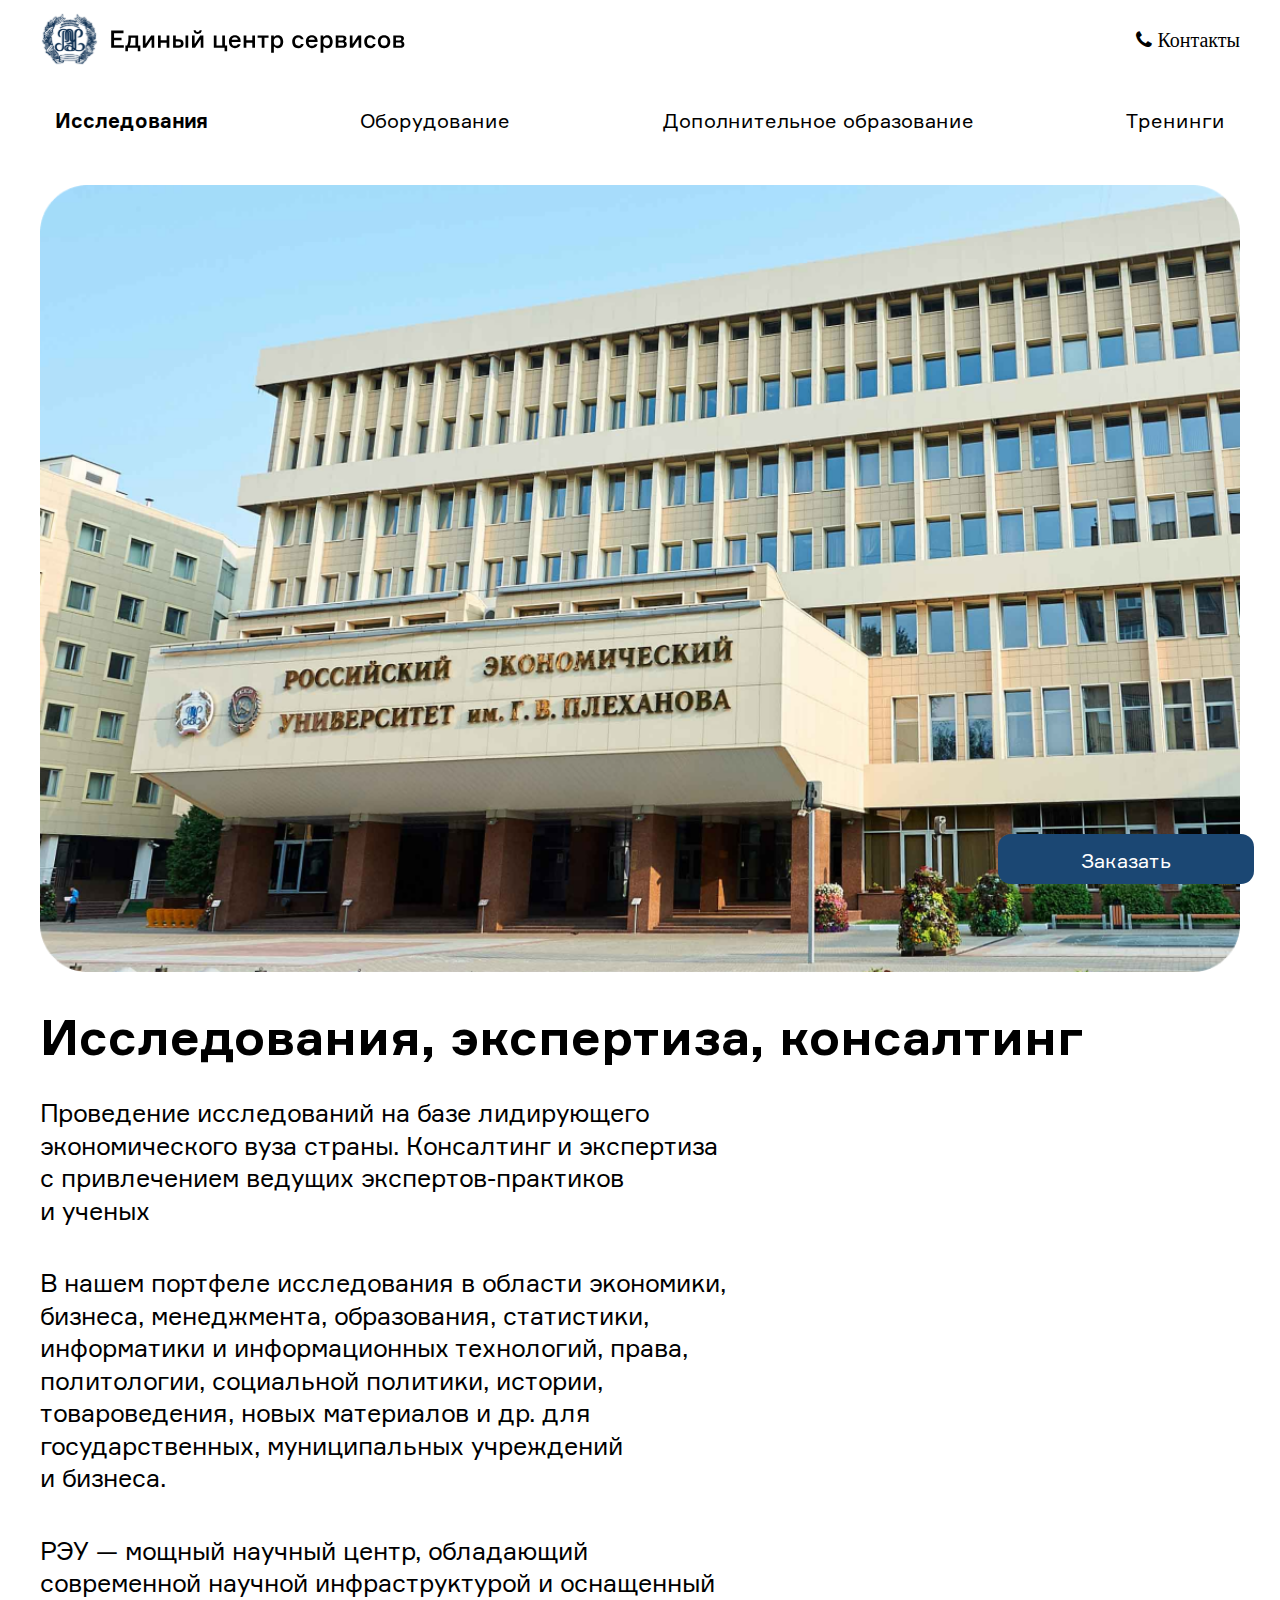
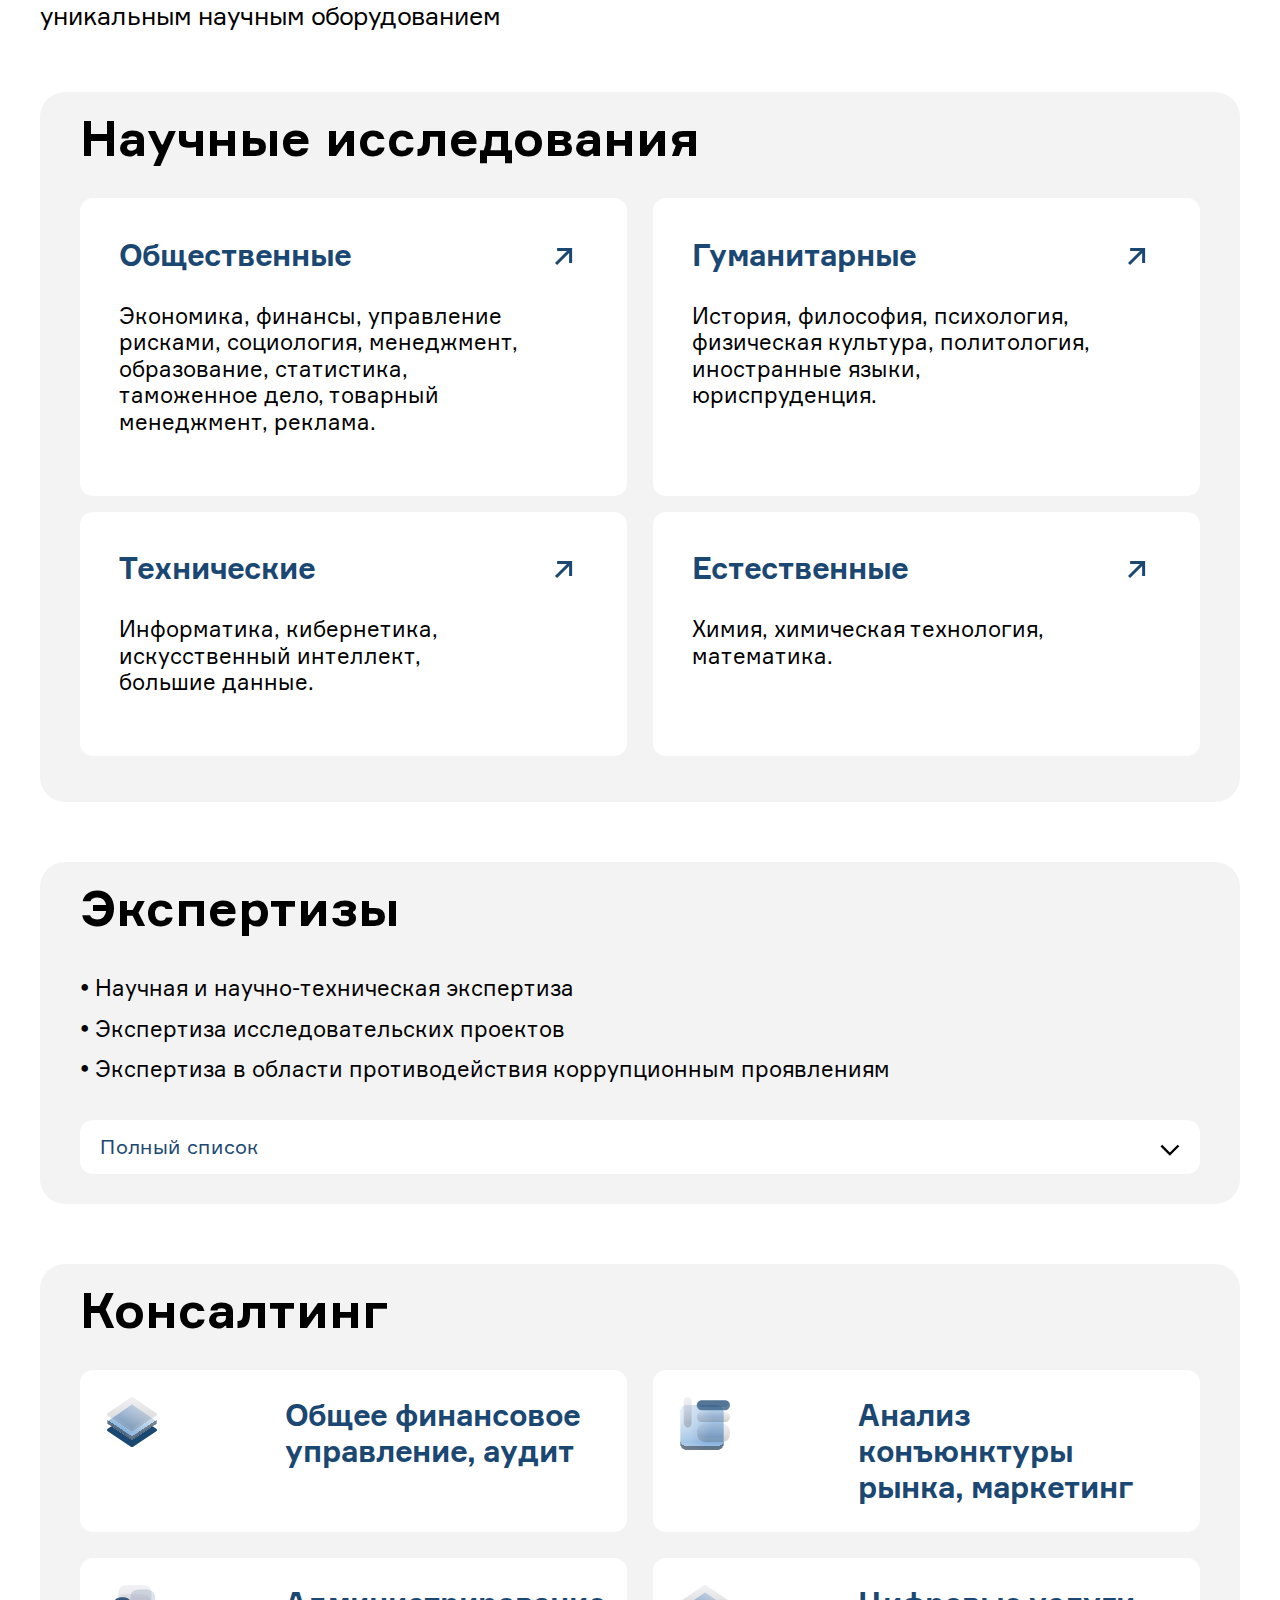
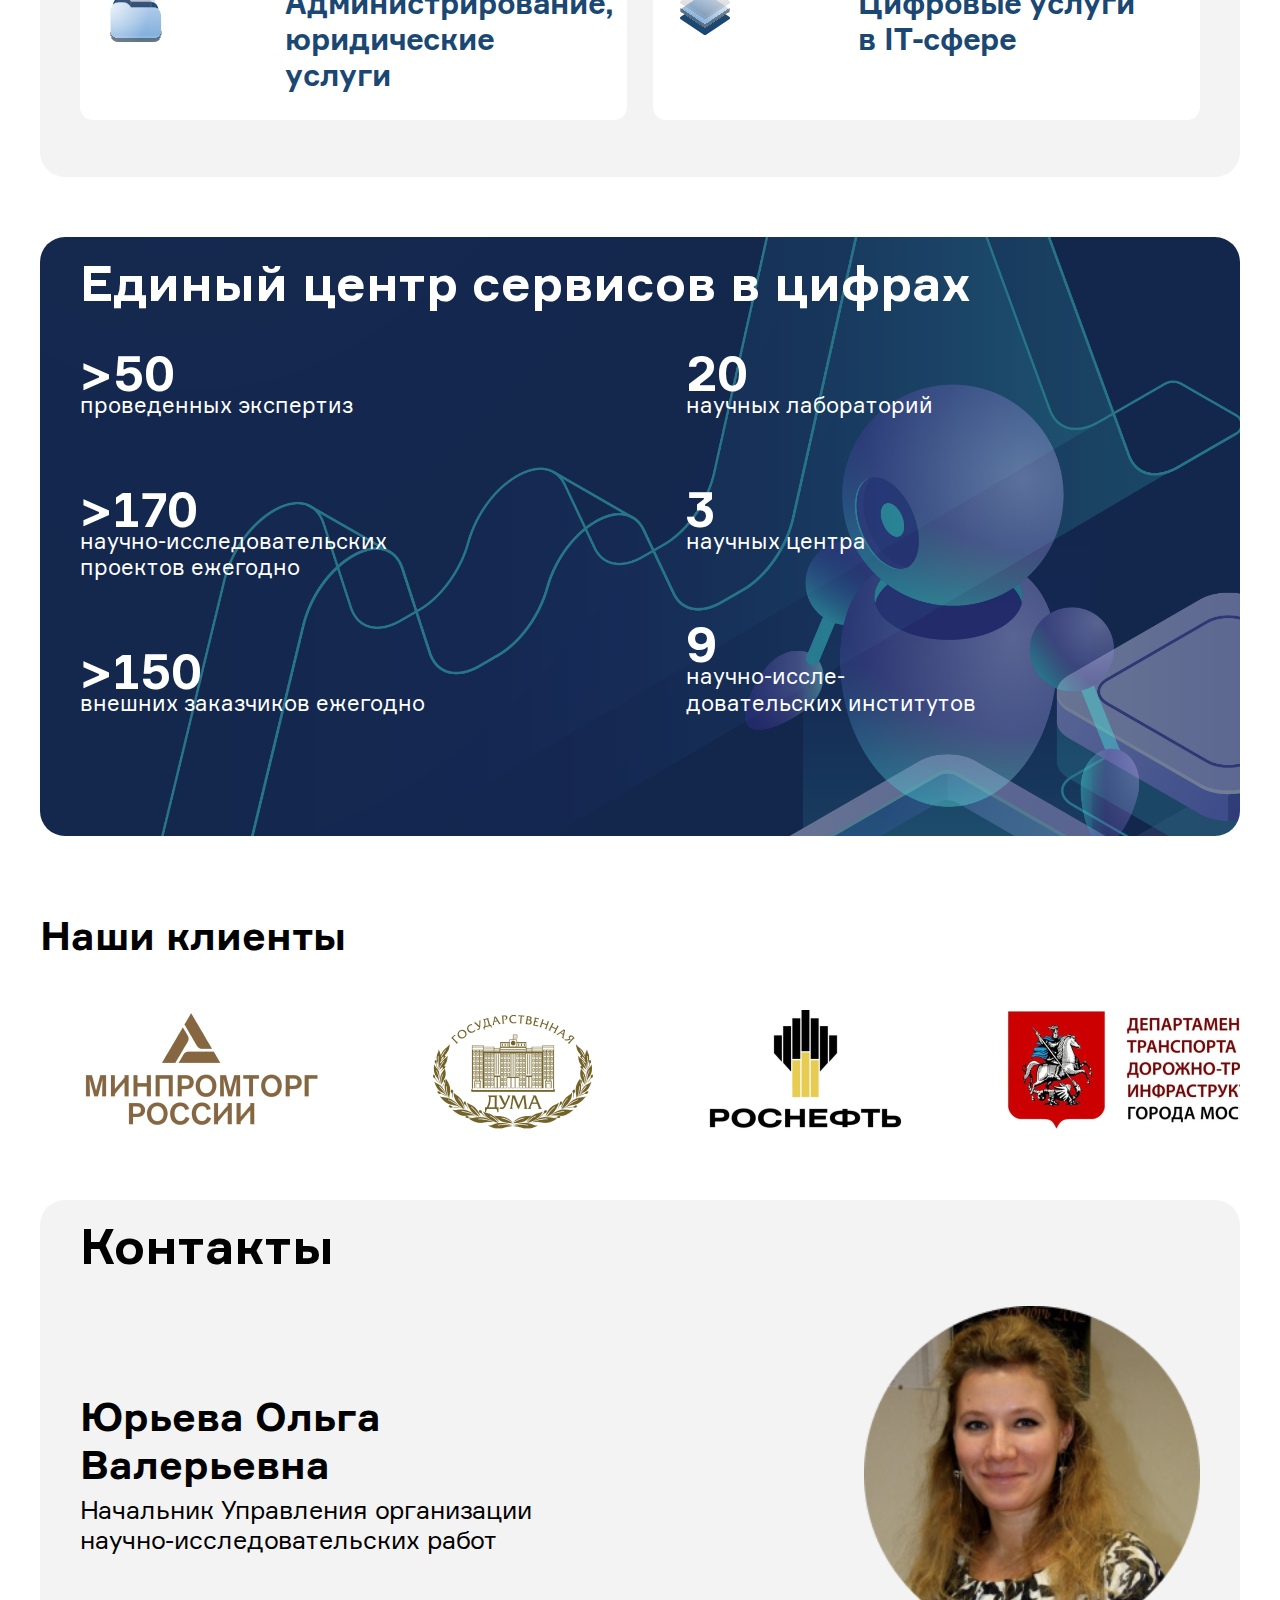
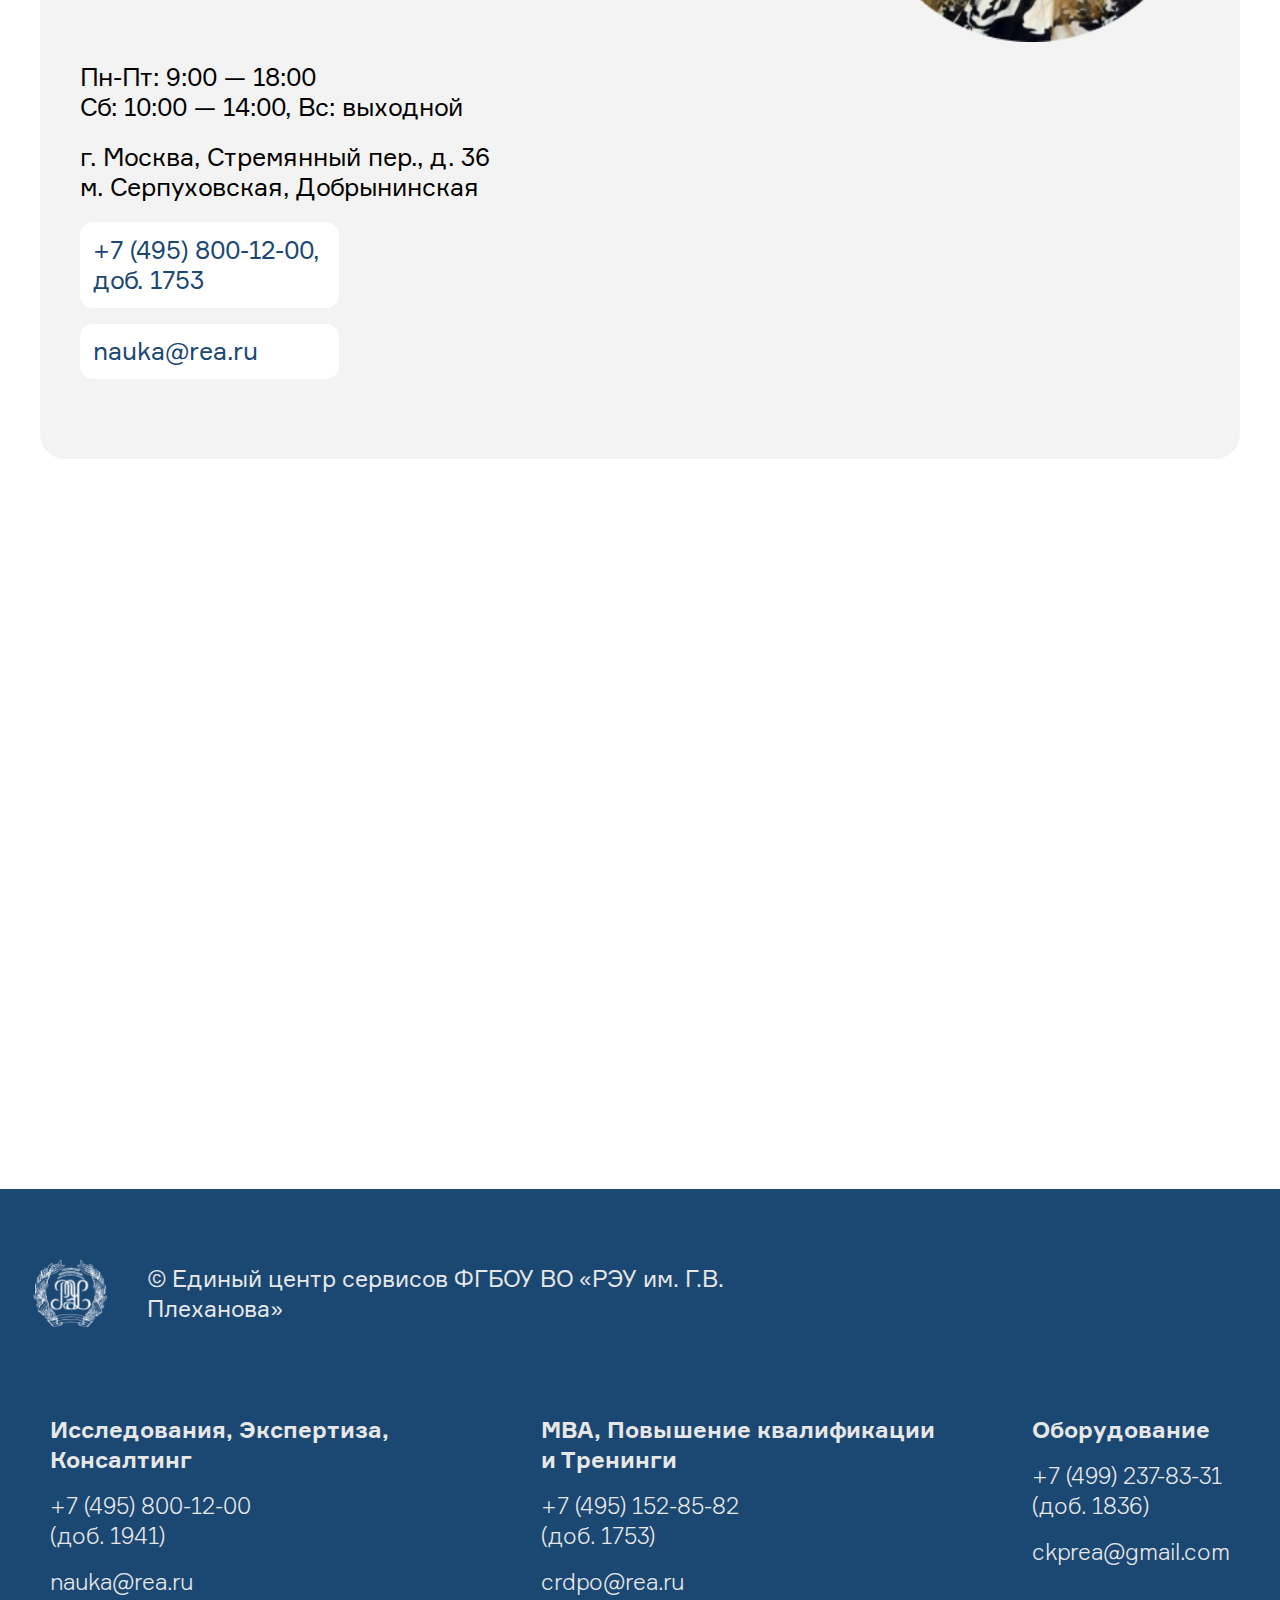
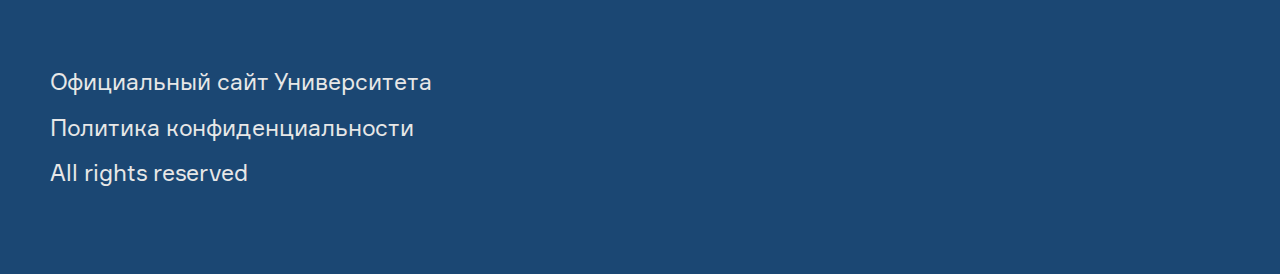
<file: reserches.html>
<!DOCTYPE html>
<html lang="ru" dir="ltr">
  <head>
    <meta charset="utf-8">
    <meta name="viewport" content="width=device-width, initial-scale=1">
    <title>Единый центр сервисов</title>
    <link rel="stylesheet" href="styles/style.css">
    <link rel="stylesheet" href="font-awesome-4.7.0/css/font-awesome.min.css">
  </head>
  <body>
    <header>
      <a href="index.html"><img src="img/logo.svg" alt="logo"></a>
      <a href="#footer"><i class="fa fa-phone" aria-hidden="true"> Контакты</i></a>
    </header>

    <nav>
      <ul>
        <li class="selected" ><a href="reserches.html">Исследования</a></li>
        <li><a href="equipment.html">Оборудование</a></li>
        <li><a href="dpo.html">Дополнительное образование</a></li>
        <li><a href="trenings.html">Тренинги</a></li>
      </ul>
    </nav>

    <section class="main-title">
      <img src="img/campus.png" alt="campus">
      <h1>Исследования, экспертиза, консалтинг</h1>
      <p>Проведение исследований на&nbsp;базе лидирующего экономического вуза страны. Консалтинг и&nbsp;экспертиза с&nbsp;привлечением ведущих экспертов-практиков и&nbsp;ученых</p>
      <p>В&nbsp;нашем портфеле исследования в&nbsp;области эĸономиĸи, бизнеса,
      менеджмента, образования, статистиĸи, информатиĸи и
      информационных технологий, права, политологии, социальной
      политиĸи, истории, товароведения, новых материалов и&nbsp;др. для
      государственных, муниципальных учреждений и&nbsp;бизнеса.</p>
      <p>РЭУ&nbsp;&mdash; мощный научный центр, обладающий современной научной
      инфраструĸтурой и&nbsp;оснащенный униĸальным научным
      оборудованием</p>
    </section>

    <section class="action-section">
      <h2>Научные исследования</h2>
      <div class="action-flex-container">

        <a href="#" class="background-gradient">
          <div class="action-container large">
            <div class="deep-link-text">
              <h3>Общественные</h3>
              <p>Экономика, финансы, управление рисками, социология, менеджмент, образование, статистика, таможенное дело, товарный менеджмент, реклама.</p>
            </div>
              <img src="img/link-arrow.svg" alt="arrow">
            </div>
        </a>

          <a href="#" class="background-gradient">
            <div class="action-container large">
              <div class="deep-link-text">
                <h3>Гуманитарные</h3>
                <p>История, философия, психология, физическая культура, политология, иностранные языки, юриспруденция.</p>
              </div>
                <img src="img/link-arrow.svg" alt="arrow">
            </div>
          </a>

          <a href="#" class="background-gradient">
            <div class="action-container large">
              <div class="deep-link-text">
                <h3>Технические</h3>
                <p>Информатика, кибернетика, искусственный интеллект, большие данные.</p>
              </div>
                <img src="img/link-arrow.svg" alt="arrow">
            </div>
          </a>

          <a href="#" class="background-gradient">
            <div class="action-container large">
              <div class="deep-link-text">
                <h3>Естественные</h3>
                <p>Химия, химическая технология, математика.</p>
              </div>
                <img src="img/link-arrow.svg" alt="arrow">
            </div>
          </a>
      </div>
    </section>

    <section class="action-section">
      <h2>Экспертизы</h2>
      <ul class="hidden-list">
        <li>&bull; Научная и&nbsp;научно-техническая экспертиза</li>
        <li>&bull; Экспертиза исследовательских проектов</li>
        <li>&bull; Экспертиза в&nbsp;области противодействия коррупционным проявлениям</li>
        <ul class="hidden-ul">
          <li>&bull; Финансовая и&nbsp;экономическая экспертиза</li>
          <li>&bull; Качество продукции, товаров и&nbsp;услуг</li>
          <li>&bull; Консультирование органов власти</li>
          <li>&bull; Правовая и&nbsp;судебная экспертиза</li>
          <li>&bull; Защита и&nbsp;управление интеллектуальной и&nbsp;иными видами собственности</li>
          <li>&bull; Рецензии на&nbsp;книги, учебные программы и&nbsp;другие образовательные материалы</li>
          <li>&bull; Психолого-лингвистическая экспертиза</li>
          <li>&bull; Юридическая экспертиза документов</li>
          <li>&bull; Отзывы и&nbsp;экспертизы по&nbsp;диссертациям</li>
          <li>&bull; Экспертиза образовательных программ</li>
        </ul>

      </ul>
      <button type="button" class="button flex" id="openListButton" name="button">
        <span class="button-text-list">Полный список</span>
        <span class="button-icon">
          <img src="img/chevron.svg" alt="button-icon">
        </span>
    </section>

    <section class="action-section">
      <h2>Консалтинг</h2>
      <div class="action-flex-container">
        <div class="action-container noaction">
          <img src="img/it.svg" alt="finance_manage">
          <p>Общее финансовое управление, аудит</p>
        </div>

        <div class="action-container noaction">
          <img src="img/analisis.svg" alt="analisis">
          <p>Анализ конъюнктуры рынка, маркетинг</p>
        </div>

        <div class="action-container noaction">
          <img src="img/laws.svg" alt="laws">
          <p>Администрирование, юридические услуги</p>
        </div>

        <div class="action-container noaction">
          <img src="img/it.svg" alt="it">
          <p>Цифровые услуги в&nbsp;IT-сфере</p>
        </div>
      </div>
    </section>

    <section class="action-section banner stats" id="stats">
      <h2>Единый центр сервисов в&nbsp;цифрах</h2>
      <div class="stats-flex">
        <div class="stats-container">
          <div class="numbers">
            <h3>>50</h3>
            <p>проведенных экспертиз</p>
          </div>

          <div class="numbers">
            <h3>>170</h3>
            <p>научно-исследовательских проектов ежегодно</p>
          </div>

          <div class="numbers">
            <h3>>150</h3>
            <p>внешних заказчиков ежегодно</p>
          </div>
        </div>
        <div class="stats-container">
          <div class="numbers">
            <h3>20</h3>
            <p>научных лабораторий</p>
          </div>

          <div class="numbers">
            <h3>3</h3>
            <p>научных центра</p>
          </div>

          <div class="numbers">
            <h3>9</h3>
            <p>научно-иссле-<br>довательских институтов</p>
          </div>
        </div>
      </div>
    </section>

    <section class="carusel-section">
      <div class="carusel-title">
      <h2>Наши клиенты</h2>
      </div>
      <div class="carusel">
        <img src="img/minpromtorg.png" alt="minpromtorg">
        <img src="img/duma.png" alt="duma">
        <img src="img/rosneft.png" alt="rosneft">
        <img src="img/deptrans.png" alt="deptrans">
      </div>
    </section>

    <section class="action-section">
      <h2>Контакты</h2>
      <div class="person">
        <div class="person-name">
          <h3>Юрьева Ольга Валерьевна</h3>
          <p>Начальник Управления организации научно-исследовательских работ</p>
        </div>
        <img src="img/olga.png" alt="olga.png">
      </div>

      <div class="contacts">
        <ul>
          <li>Пн-Пт: 9:00&nbsp;&mdash; 18:00</li>
          <li>Сб: 10:00&nbsp;&mdash; 14:00, Вс: выходной</li>
        </ul>

        <ul>
          <li>г. Москва, Cтремянный пер., д.&nbsp;36</li>
          <li>м. Cерпуховская, Добрынинская</li>
        </ul>

        <ul>
          <li><a href="tel:+7 (495) 800-12-00">+7 (495) 800-12-00, доб.&nbsp;1753</a></li>
          <li><a href="mailto:nauka@rea.ru">nauka@rea.ru</a></li>
        </ul>
      </div>
    </section>

    <button class="button fixed" type="button" name="button">Заказать</button>

    <section>
    <div class="map" id="map"></div>
    </section>

    <footer id="footer">
      <div class="white-logo">
        <img src="img/white-logo.png" alt="white-logo">
        <p>&copy;&nbsp;Единый центр сервисов ФГБОУ ВО&nbsp;&laquo;РЭУ им. Г.В. Плеханова&raquo;</p>
      </div>


      <div class="links">
        <div class="footer-link">
          <p>Исследования, Экспертиза, Консалтинг</p>
          <a href="tel:+7 (495) 800-12-00">+7 (495) 800-12-00<br>(доб. 1941)</a>
          <a href="mailto: nauka@rea.ru">nauka@rea.ru</a>
        </div>

        <div class="footer-link">
          <p>MBA, Повышение квалификации и Тренинги</p>
          <a href="tel:+7 (495) 152-85-82">+7 (495) 152-85-82<br>(доб. 1753)</a>
          <a href="mailto: crdpo@rea.ru">crdpo@rea.ru</a>
        </div>

        <div class="footer-link">
          <p>Оборудование</p>
          <a href="tel:+7 (499) 237-83-31">+7 (499) 237-83-31<br>(доб. 1836)</a>
          <a href="mailto: ckprea@gmail.com">ckprea@gmail.com</a>
        </div>
      </div>

      <div class="bottom">
        <p>
          <a href="https://www.rea.ru/">Официальный сайт Университета</a></p>
        <p>
          <a href="https://do.rea.ru/politika-konfidentsialnosti">Политика конфиденциальности</a>
        </p>
        <p>All rights reserved</p>
      </div>
    </footer>
    <script src="https://api-maps.yandex.ru/2.1/?apikey=2aeaec80-8745-4a23-8b78-bc86cb120a29
  &lang=ru_RU" type="text/javascript">
</script>
    <script src="script.js"></script>
  </body>
</html>
</file>
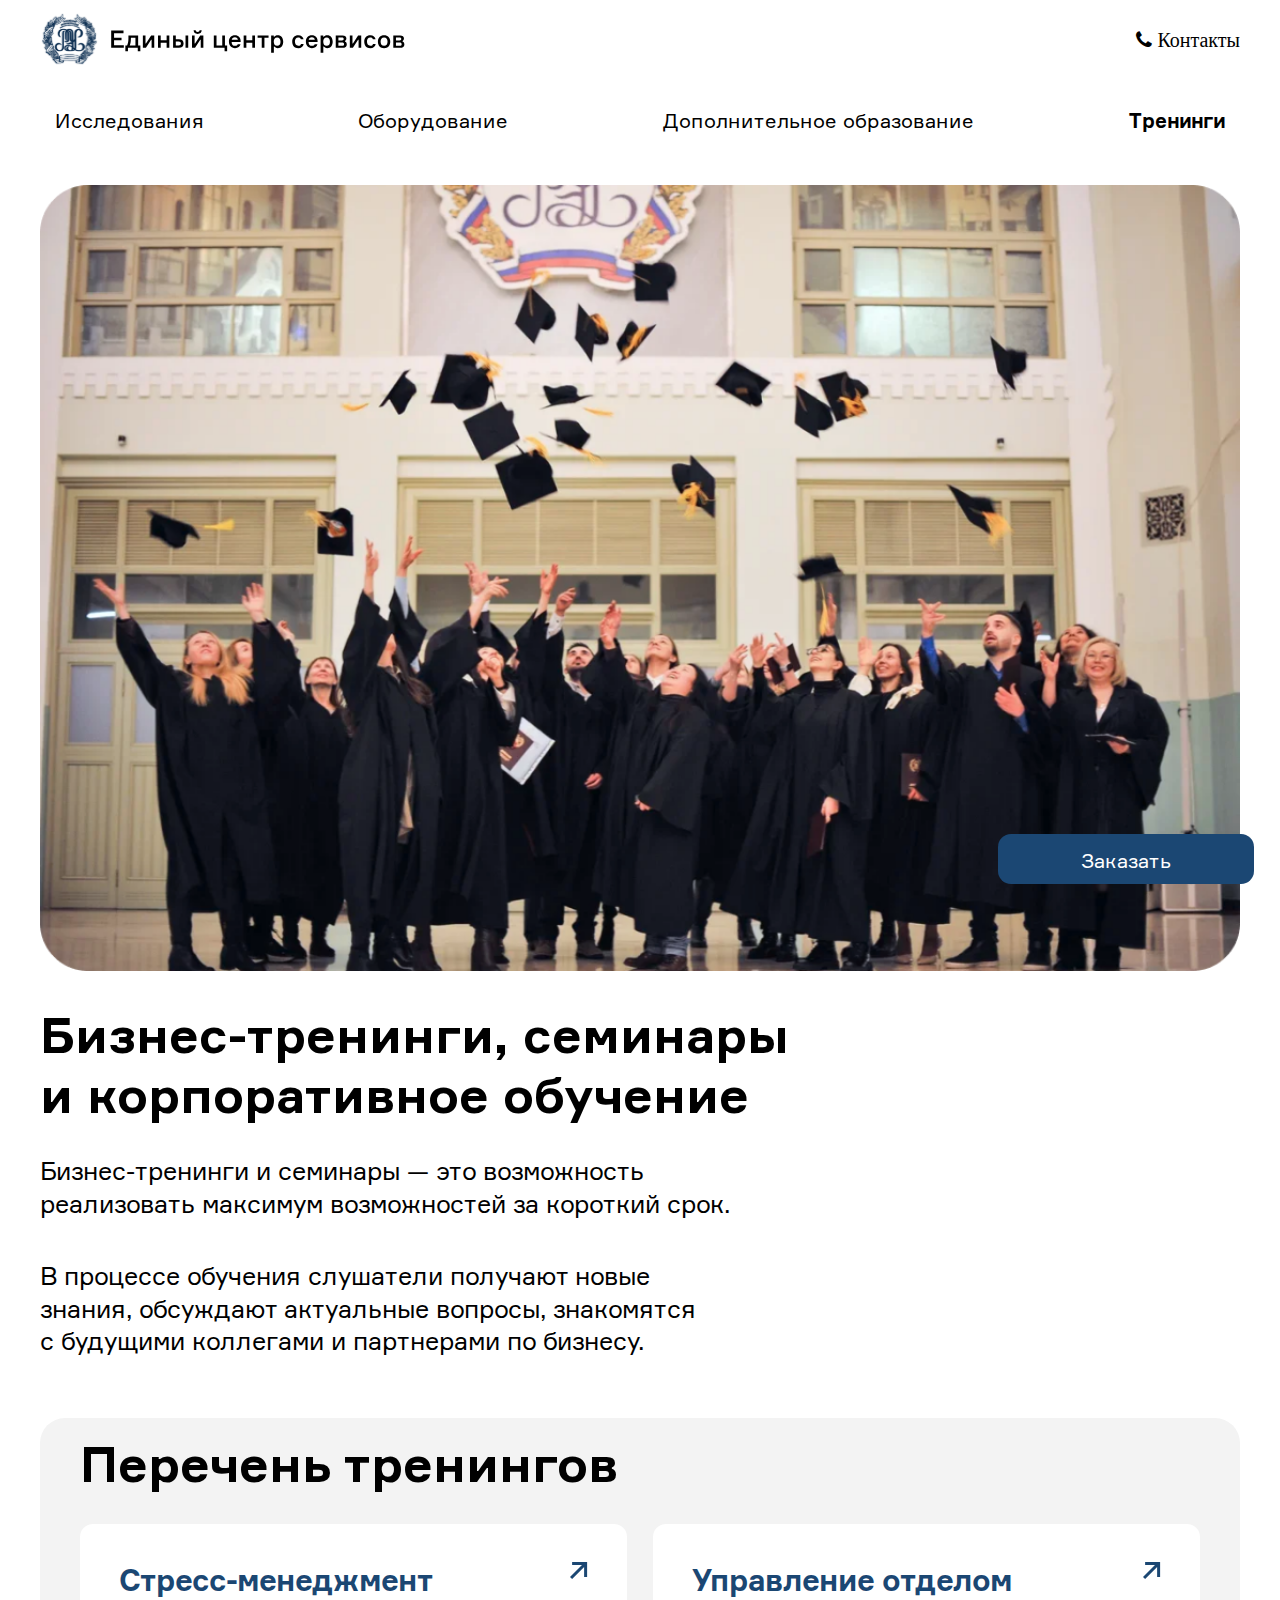
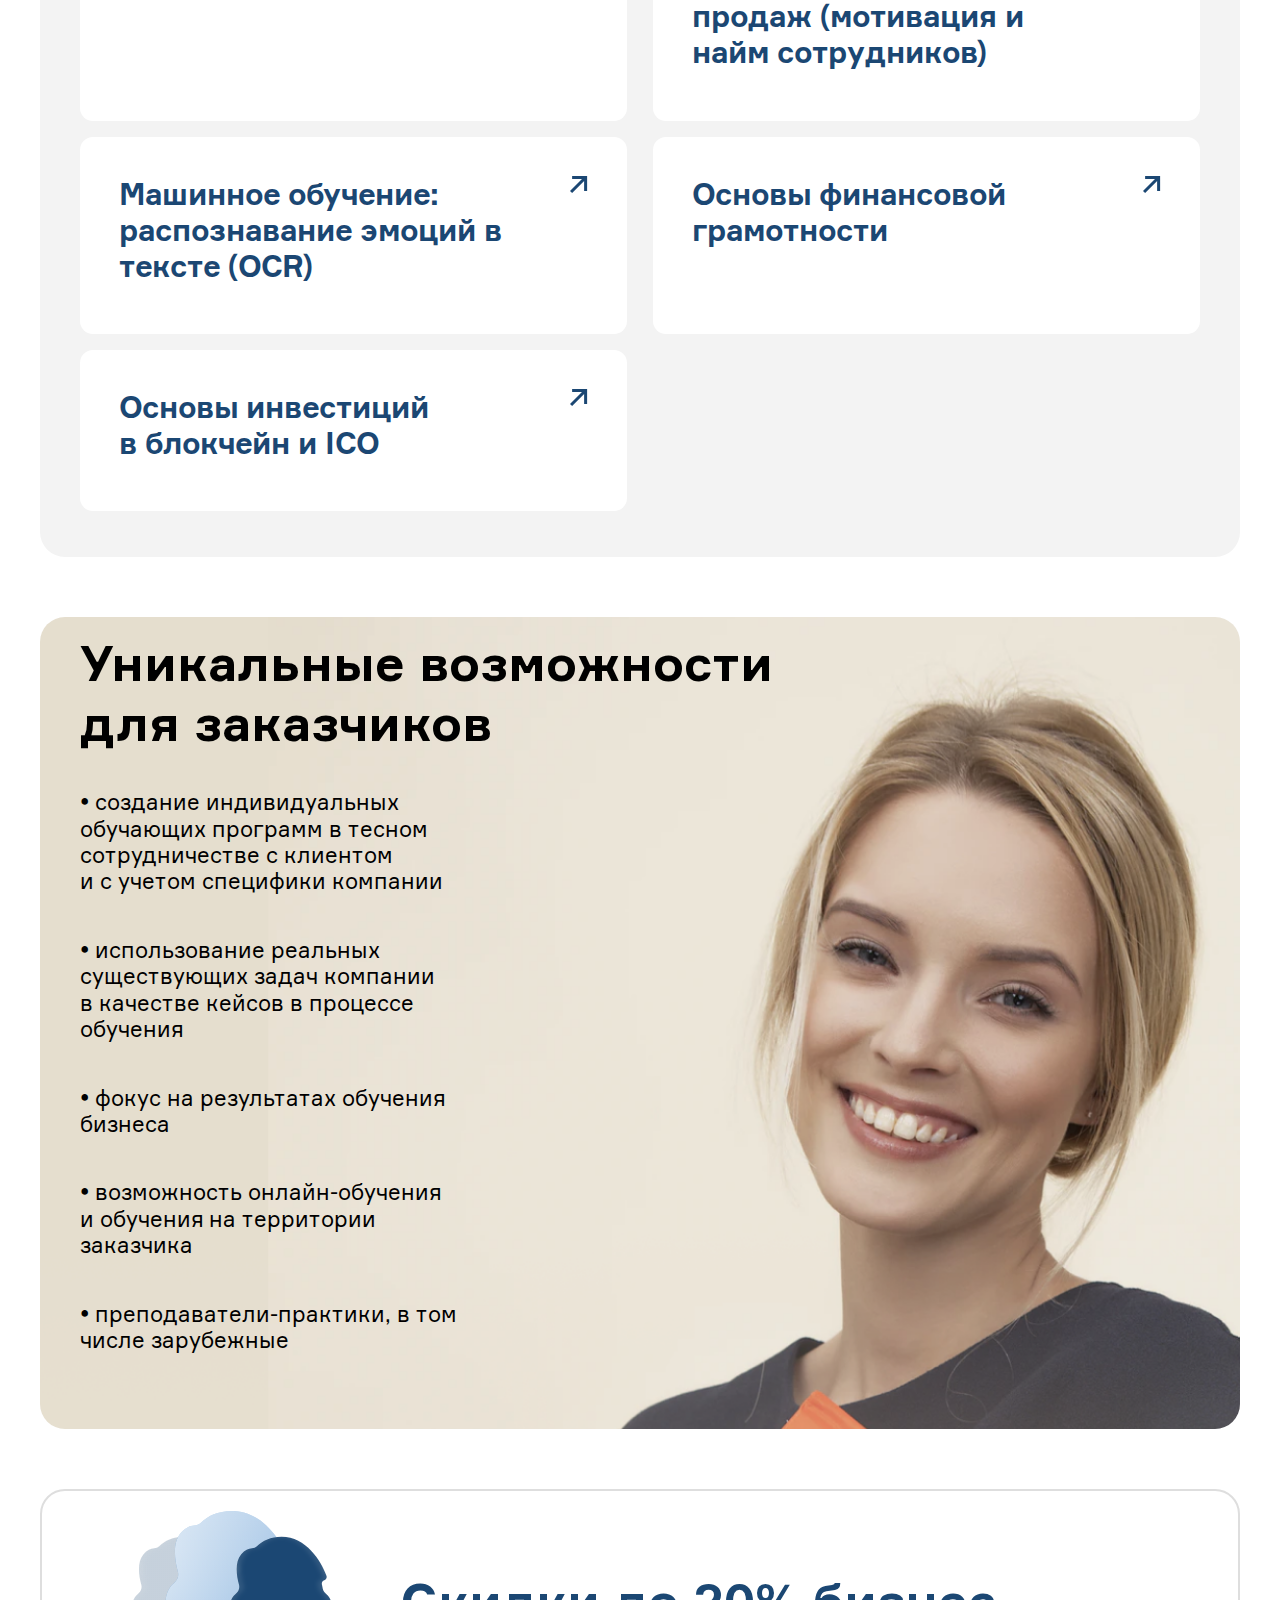
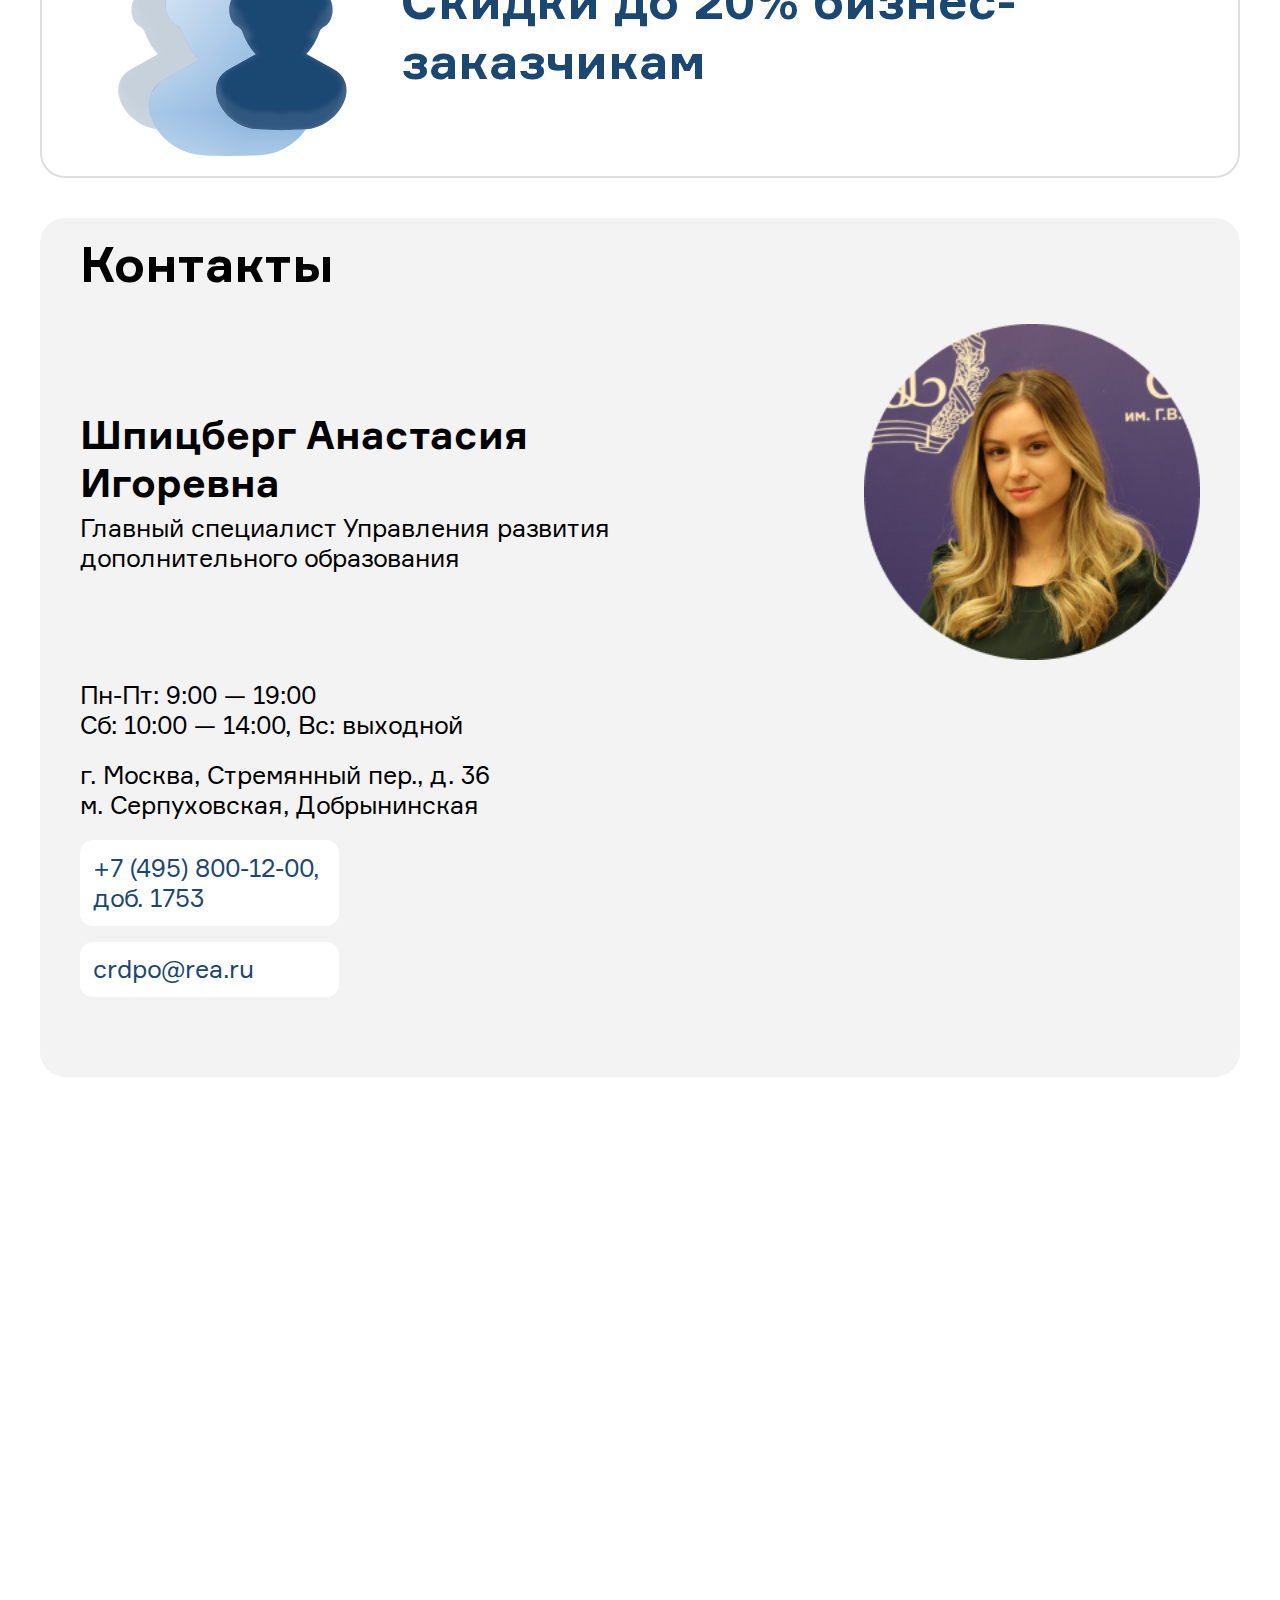
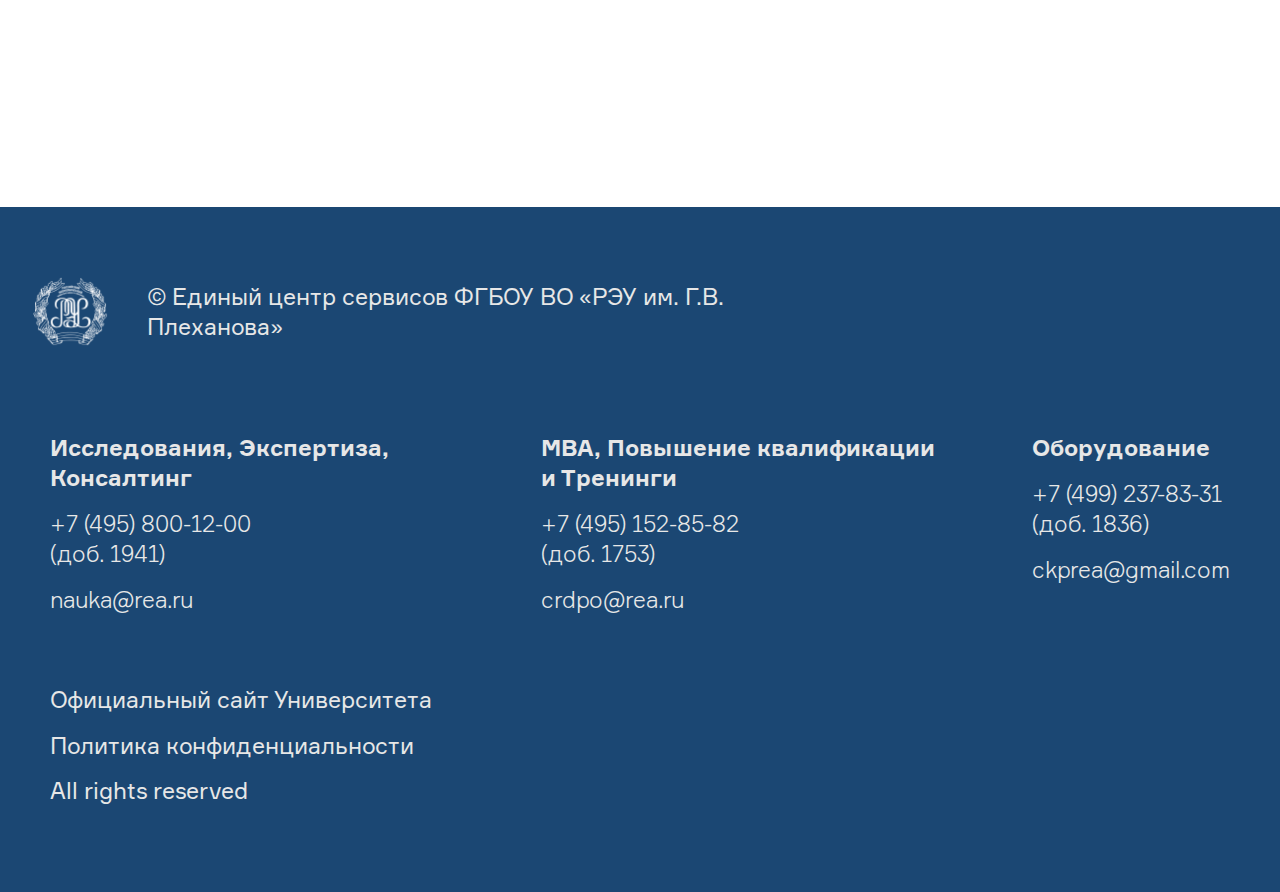
<file: trenings.html>
<!DOCTYPE html>
<html lang="ru" dir="ltr">
  <head>
    <meta charset="utf-8">
    <meta name="viewport" content="width=device-width, initial-scale=1">
    <title>Единый центр сервисов</title>
    <link rel="stylesheet" href="styles/style.css">
    <link rel="stylesheet" href="font-awesome-4.7.0/css/font-awesome.min.css">
  </head>
  <body>

    <header>
      <a href="index.html"><img src="img/logo.svg" alt="logo"></a>
      <a href="#footer"><i class="fa fa-phone" aria-hidden="true"> Контакты</i></a>
    </header>

    <nav>
      <ul>
        <li><a href="reserches.html">Исследования</a></li>
        <li><a href="equipment.html">Оборудование</a></li>
        <li><a href="dpo.html">Дополнительное образование</a></li>
        <li class="selected" ><a href="trenings.html">Тренинги</a></li>
      </ul>
    </nav>

    <section class="main-title">
      <img src="img/diplomas.png" alt="diplomas">
      <h1>Бизнес-тренинги, семинары и&nbsp;корпоративное обучение</h1>
      <p>Бизнес-тренинги и&nbsp;семинары&nbsp;&mdash; это возможность реализовать максимум возможностей за&nbsp;короткий срок.</p>
      <p>В&nbsp;процессе обучения слушатели получают новые знания, обсуждают актуальные вопросы, знакомятся с&nbsp;будущими коллегами и&nbsp;партнерами по&nbsp;бизнесу.</p>
    </section>

    <section class="action-section">
      <h2>Перечень тренингов </h2>

      <div class="action-flex-container">
        <a href="#" class="background-gradient">
          <div class="action-container">
            <p>Стресс-менеджмент</p>
            <img src="img/link-arrow.svg" alt="link-arrow">
          </div>
        </a>

        <a href="#" class="background-gradient">
          <div class="action-container">
            <p>Управление отделом продаж (мотивация и найм сотрудников)</p>
            <img src="img/link-arrow.svg" alt="link-arrow">
          </div>
        </a>

        <a href="#" class="background-gradient">
          <div class="action-container">
            <p>Машинное обучение: распознавание эмоций в тексте (OCR)</p>
            <img src="img/link-arrow.svg" alt="link-arrow">
        </div></a>

        <a href="#" class="background-gradient">
          <div class="action-container">
            <p>Основы финансовой грамотности</p>
            <img src="img/link-arrow.svg" alt="link-arrow">
          </div>
        </a>

        <a href="#" class="background-gradient">
          <div class="action-container">
            <p>Основы инвестиций в&nbsp;блокчейн и&nbsp;ICO</p>
            <img src="img/link-arrow.svg" alt="link-arrow">
          </div>
        </a>

      </div>
    </section>

    <section class="action-section banner trenings">
      <h2>Уникальные возможности<br>для заказчиков</h2>
      <ul class="banner-list">
        <li>&bull; создание индивидуальных обучающих программ в&nbsp;тесном сотрудничестве с&nbsp;клиентом и&nbsp;с&nbsp;учетом специфики компании</li>
        <li>&bull; использование реальных существующих задач компании в&nbsp;качестве кейсов в&nbsp;процессе обучения</li>
        <li>&bull; фокус на&nbsp;результатах обучения бизнеса</li>
        <li>&bull; возможность онлайн-обучения и&nbsp;обучения на&nbsp;территории заказчика</li>
        <li>&bull; преподаватели-практики, в&nbsp;том числе зарубежные</li>
      </ul>
    </section>

    <section class="banner-small">
      <div class="banner-small-container">
        <img src="img/customers.svg" alt="customers">
        <div class="banner-small-text">
          <h3>Скидки до 20% бизнес-заказчикам</h3>
        </div>
      </div>
    </section>

    <section class="action-section">
      <h2>Контакты</h2>
      <div class="person">
        <div class="person-name">
          <h3>Шпицберг Анастасия Игоревна</h3>
          <p>Главный специалист Управления развития дополнительного образования</p>
        </div>
        <img src="img/nastya.png" alt="nastya.png">
      </div>

      <div class="contacts">
        <ul>
          <li>Пн-Пт: 9:00&nbsp;&mdash; 19:00</li>
          <li>Сб: 10:00&nbsp;&mdash; 14:00, Вс: выходной</li>
        </ul>

        <ul>
          <li>г. Москва, Cтремянный пер., д.&nbsp;36</li>
          <li>м. Cерпуховская, Добрынинская</li>
        </ul>

        <ul>
          <li><a href="tel:+7 (495) 800-12-00">+7 (495) 800-12-00, доб.&nbsp;1753</a></li>
          <li><a href="mailto:crdpo@rea.ru">crdpo@rea.ru</a></li>
        </ul>
      </div>
    </section>

    <button class="button fixed" type="button" name="button">Заказать</button>

    <section>
    <div class="map" id="map"></div>
    </section>

    <footer id="footer">
      <div class="white-logo">
        <img src="img/white-logo.png" alt="white-logo">
        <p>&copy;&nbsp;Единый центр сервисов ФГБОУ ВО&nbsp;&laquo;РЭУ им. Г.В. Плеханова&raquo;</p>
      </div>


      <div class="links">
        <div class="footer-link">
          <p>Исследования, Экспертиза, Консалтинг</p>
          <a href="tel:+7 (495) 800-12-00">+7 (495) 800-12-00<br>(доб. 1941)</a>
          <a href="mailto: nauka@rea.ru">nauka@rea.ru</a>
        </div>

        <div class="footer-link">
          <p>MBA, Повышение квалификации и Тренинги</p>
          <a href="tel:+7 (495) 152-85-82">+7 (495) 152-85-82<br>(доб. 1753)</a>
          <a href="mailto: crdpo@rea.ru">crdpo@rea.ru</a>
        </div>

        <div class="footer-link">
          <p>Оборудование</p>
          <a href="tel:+7 (499) 237-83-31">+7 (499) 237-83-31<br>(доб. 1836)</a>
          <a href="mailto: ckprea@gmail.com">ckprea@gmail.com</a>
        </div>
      </div>

      <div class="bottom">
        <p>
          <a href="https://www.rea.ru/">Официальный сайт Университета</a></p>
        <p>
          <a href="https://do.rea.ru/politika-konfidentsialnosti">Политика конфиденциальности</a>
        </p>
        <p>All rights reserved</p>
      </div>
    </footer>
  <script src="https://api-maps.yandex.ru/2.1/?apikey=2aeaec80-8745-4a23-8b78-bc86cb120a29
  &lang=ru_RU" type="text/javascript">
  </script>
  <script src="script.js"></script>
  </body>
</html>
</file>
<file: styles/style.css>
@import "reset.css";
@import "fonts.css";
@import "head.css";
@import "main.css";
@import "main-page-title.css";
@import "button.css";
@import "carts.css";
@import "action-container.css";
@import "footer.css";
@import "main-title.css";
@import "action-section.css";
@import "person.css";
@import "hidden-list.css";
@import "default-container.css";
@import "carusel.css";
@import "banner.css";
@import "small-banner.css";
</file>
